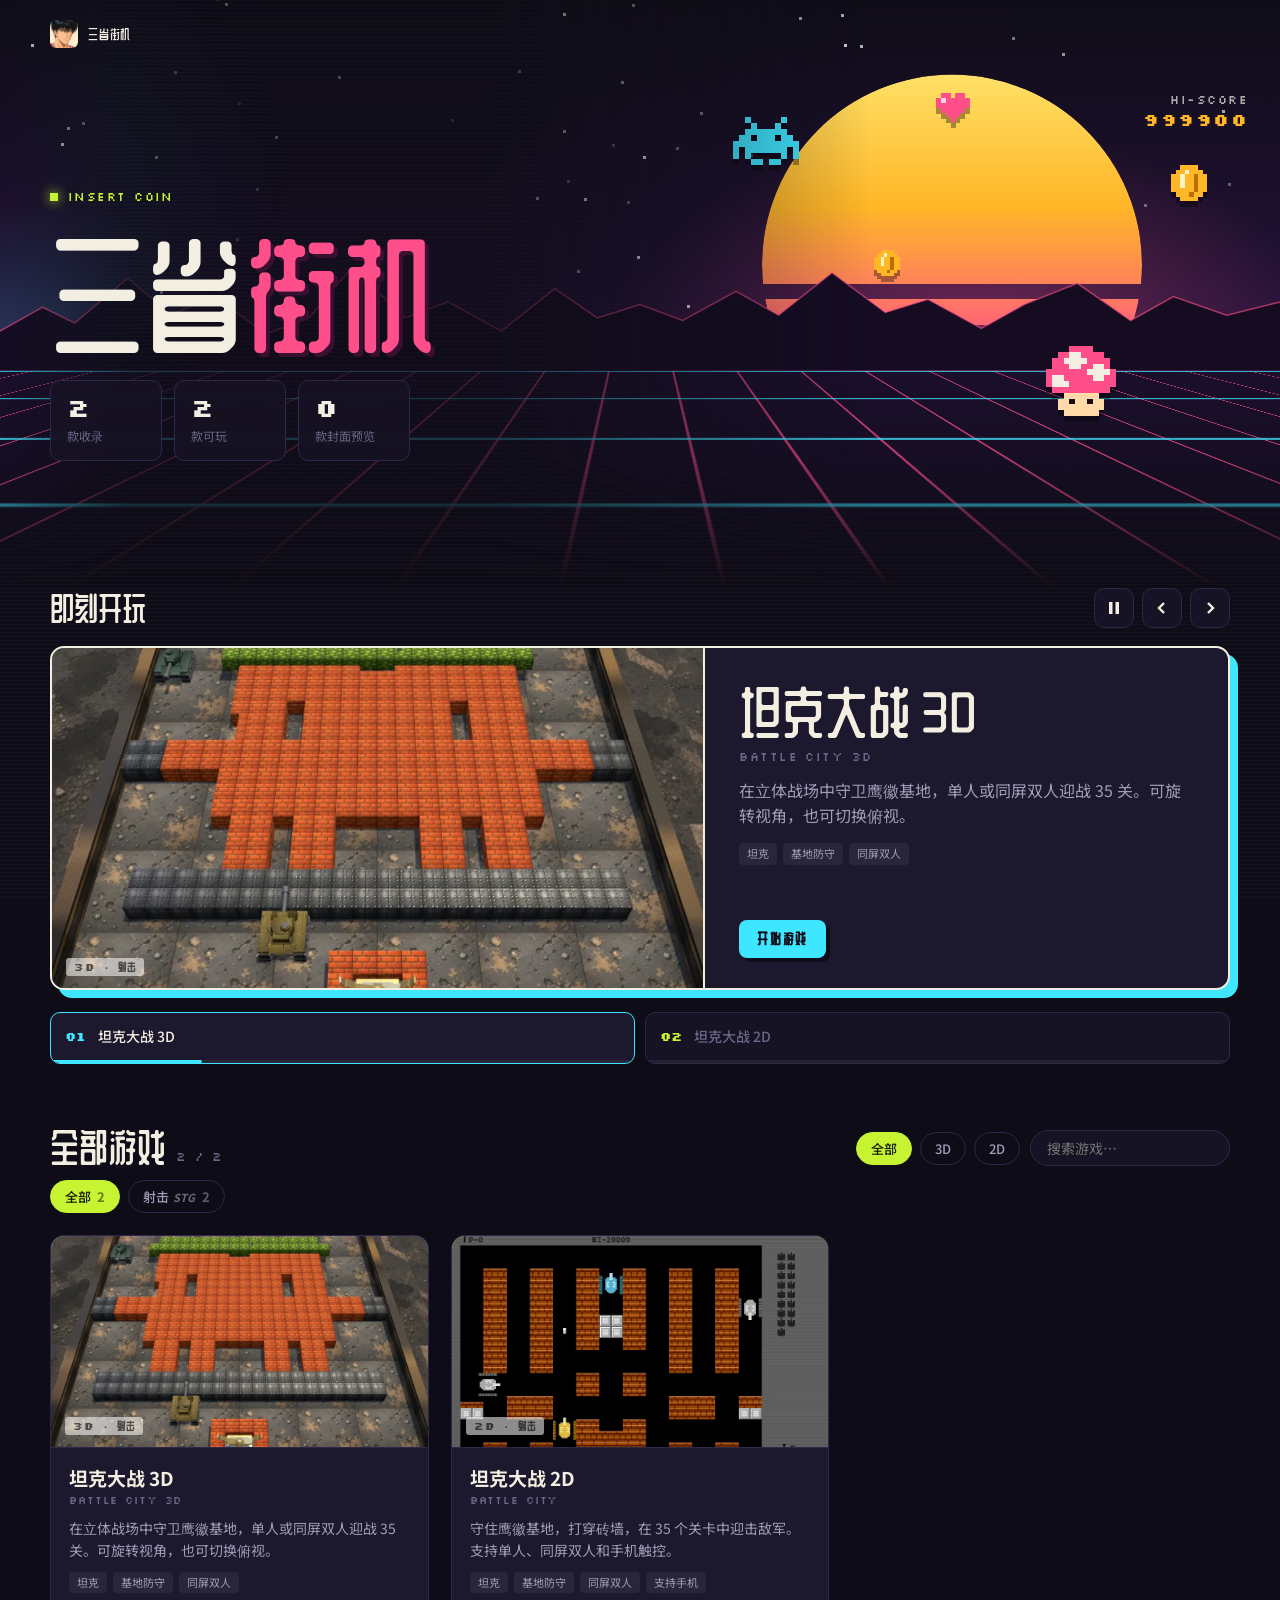
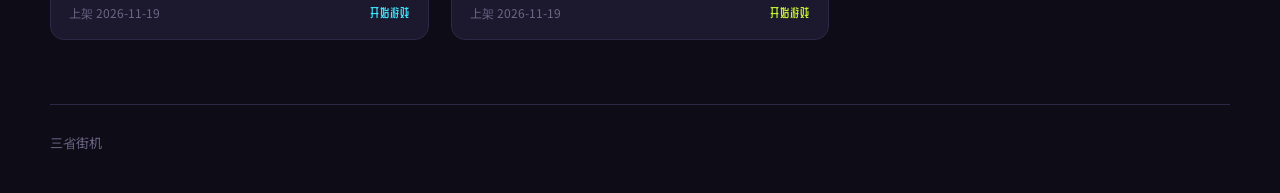
<file: index.html>
<!doctype html>
<html lang="zh-CN">
<head>
  <meta charset="utf-8">
  <meta name="viewport" content="width=device-width, initial-scale=1">
  <meta name="theme-color" content="#0e0c16">
  <meta name="description" content="三省街机游戏大厅。">
  <title>三省街机｜游戏大厅</title>
  <meta property="og:site_name" content="三省街机">
  <meta property="og:title" content="三省街机｜游戏大厅">
  <link rel="icon" href="assets/rukawa-avatar.png">
  <link rel="stylesheet" href="assets/fonts/fonts.css">
  <link rel="stylesheet" href="assets/hall.css">
</head>
<body>
  <div class="wrap">
    <header class="topbar">
      <a class="brand" href="index.html" aria-label="三省街机游戏大厅">
        <img src="assets/rukawa-avatar.png" alt="" width="28" height="28">
        <span>三省街机</span>
      </a>
    </header>

    <section class="hero">
      <div class="hero-art" aria-hidden="true">
        <div class="sky"></div>
        <div class="stars" id="stars"></div>
        <svg class="ridge" viewBox="0 0 1200 100" preserveAspectRatio="none">
          <path d="M0 100 L0 70 L40 52 L70 64 L120 30 L160 58 L200 44 L250 72 L290 60 L330 22 L380 60 L420 48 L470 70 L520 38 L560 60 L600 50 L640 62 L690 40 L730 58 L780 26 L830 56 L870 46 L920 68 L960 50 L1010 34 L1060 62 L1100 44 L1150 58 L1200 48 L1200 100 Z" fill="#150c22"/>
          <path d="M0 70 L40 52 L70 64 L120 30 L160 58 L200 44 L250 72 L290 60 L330 22 L380 60 L420 48 L470 70 L520 38 L560 60 L600 50 L640 62 L690 40 L730 58 L780 26 L830 56 L870 46 L920 68 L960 50 L1010 34 L1060 62 L1100 44 L1150 58 L1200 48" fill="none" stroke="#ff4f8b" stroke-opacity=".6" stroke-width="1.5" vector-effect="non-scaling-stroke"/>
        </svg>
        <div class="floor"></div>
        <div class="art-left">
          <div class="hud">1UP<b>000420</b></div>
          <div id="sprites-l"></div>
          <div class="credit">CREDIT <b>01</b></div>
        </div>
        <div class="art-right">
          <div class="sun"></div>
          <div class="hud">HI-SCORE<b>999900</b></div>
          <div id="sprites-r"></div>
          <div class="press">PRESS START</div>
        </div>
      </div>

      <div class="hero-text">
        <span class="kicker">INSERT COIN</span>
        <h1>三省<span class="accent">街机</span></h1>
        <div class="stats" id="stats"></div>
      </div>
    </section>

    <section class="showcase" id="showcase" hidden aria-roledescription="carousel" aria-label="即刻开玩">
      <div class="showcase-head">
        <h2>即刻开玩</h2>
        <div class="ctrl">
          <button type="button" class="playpause" id="sc-toggle" aria-label="暂停自动播放">
            <svg class="i-pause" viewBox="0 0 16 16" fill="currentColor"><rect x="3" y="2" width="3.5" height="12"/><rect x="9.5" y="2" width="3.5" height="12"/></svg>
            <svg class="i-play" viewBox="0 0 16 16" fill="currentColor"><path d="M4 2 L14 8 L4 14 Z"/></svg>
          </button>
          <button type="button" id="sc-prev" aria-label="上一个"><svg viewBox="0 0 16 16" fill="none" stroke="currentColor" stroke-width="2.4"><path d="M10 3 L5 8 L10 13"/></svg></button>
          <button type="button" id="sc-next" aria-label="下一个"><svg viewBox="0 0 16 16" fill="none" stroke="currentColor" stroke-width="2.4"><path d="M6 3 L11 8 L6 13"/></svg></button>
        </div>
      </div>
      <div class="stage" id="stage" aria-live="off"></div>
      <div class="tabs" id="tabs" role="tablist" aria-label="选择可玩的游戏"></div>
    </section>

    <section aria-labelledby="all-games">
      <div class="section-head">
        <h2 id="all-games">全部游戏<small id="count"></small></h2>
        <div class="toolbar">
          <div class="chips" id="chips" role="group" aria-label="按画面维度筛选"></div>
          <input class="search" id="search" type="search" placeholder="搜索游戏…" aria-label="搜索游戏">
        </div>
      </div>
      <div class="chips genres" id="genres" role="group" aria-label="按游戏类型筛选"></div>
      <div class="grid" id="grid"></div>
      <noscript>启用 JavaScript 即可浏览游戏封面与介绍。</noscript>
    </section>

    <footer>
      <span>三省街机</span>
    </footer>
  </div>

  <script src="assets/catalog.js?v=20261119-tanke3d"></script>
  <script src="assets/hall.js?v=20261119-tank2d"></script>
</body>
</html>
</file>
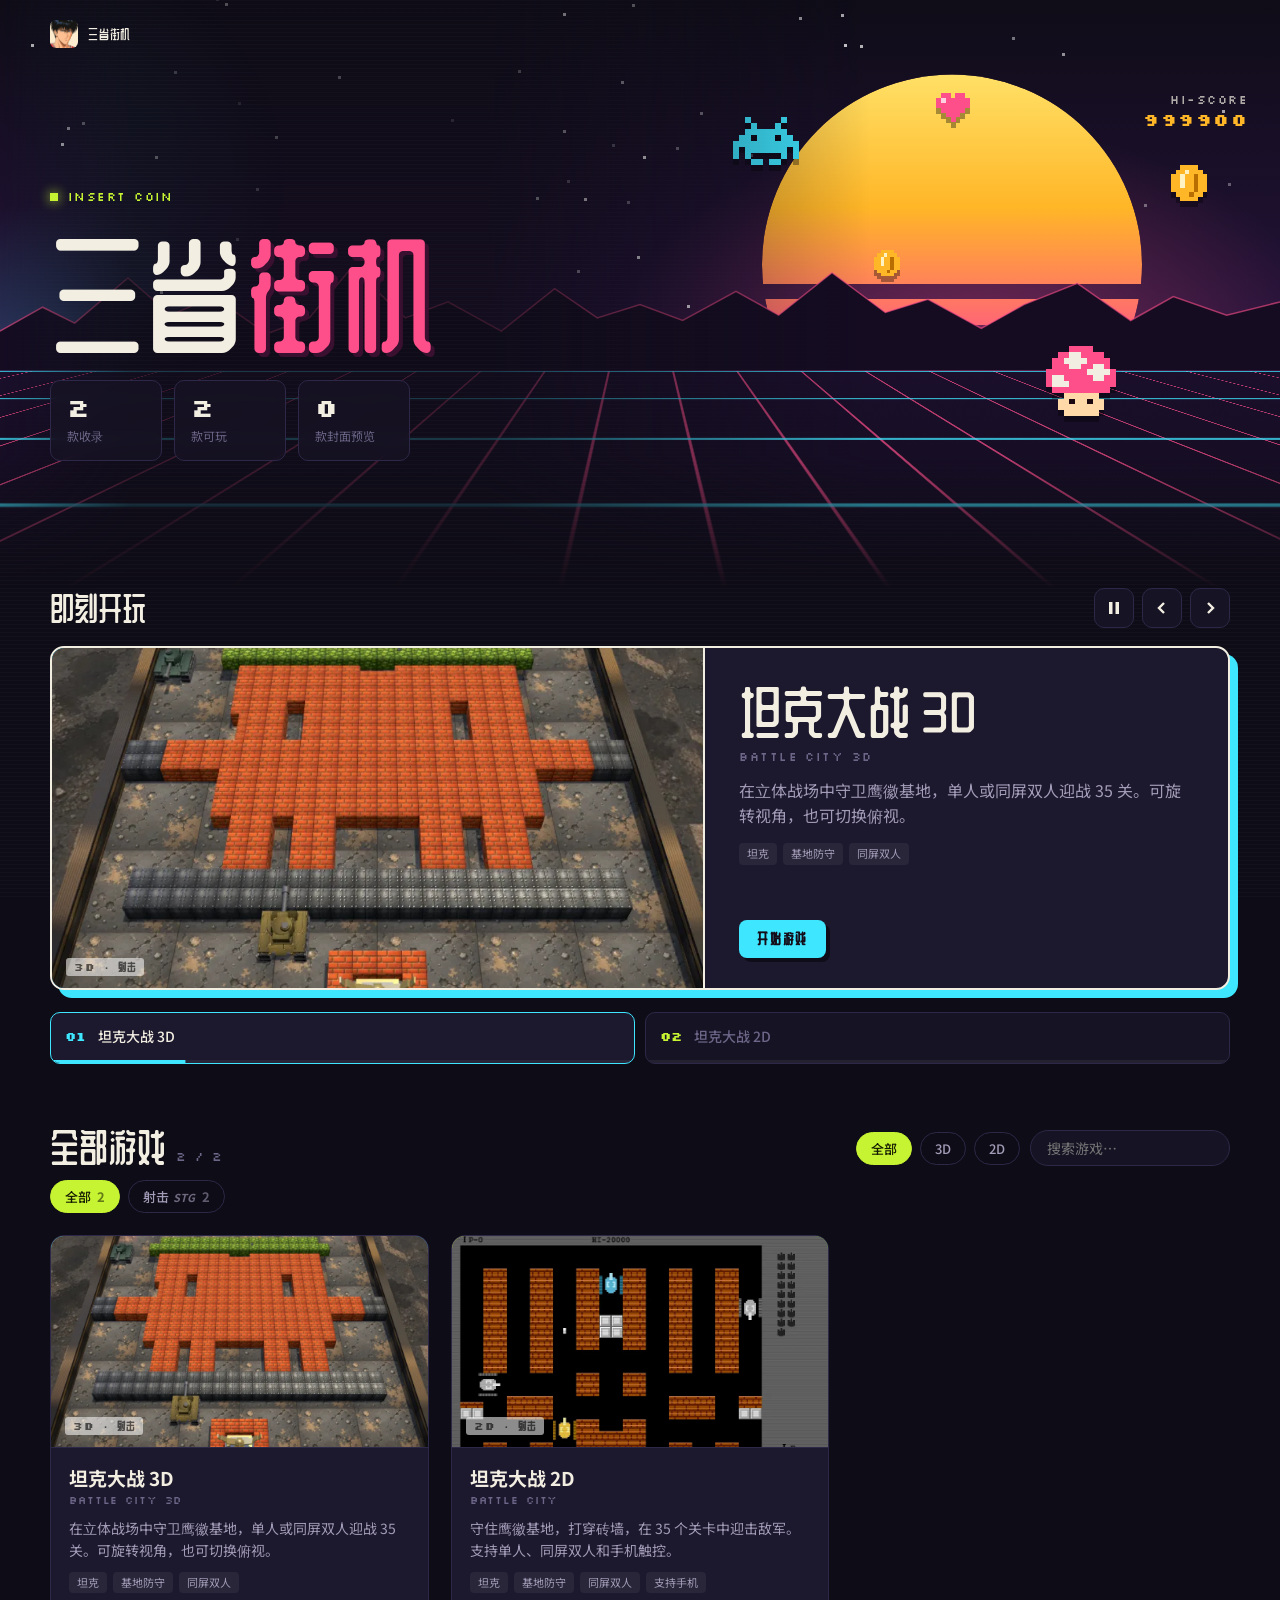
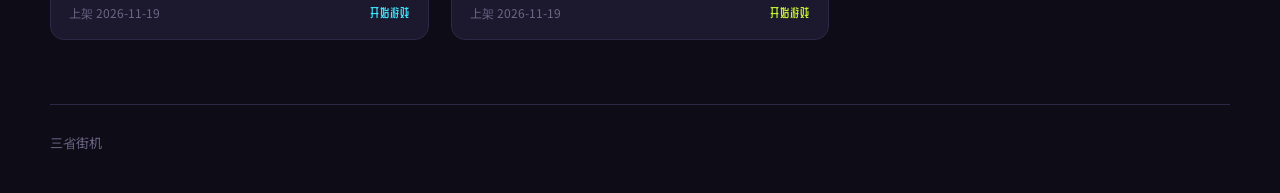
<file: game/index.html>
<!doctype html>
<html lang="zh-CN">
<head>
  <meta charset="utf-8">
  <title>三省街机</title>
  <script>location.replace("../index.html" + location.search + location.hash);</script>
  <noscript><meta http-equiv="refresh" content="0;url=../index.html"></noscript>
</head>
<body><a href="../index.html">前往三省街机</a></body>
</html>
</file>
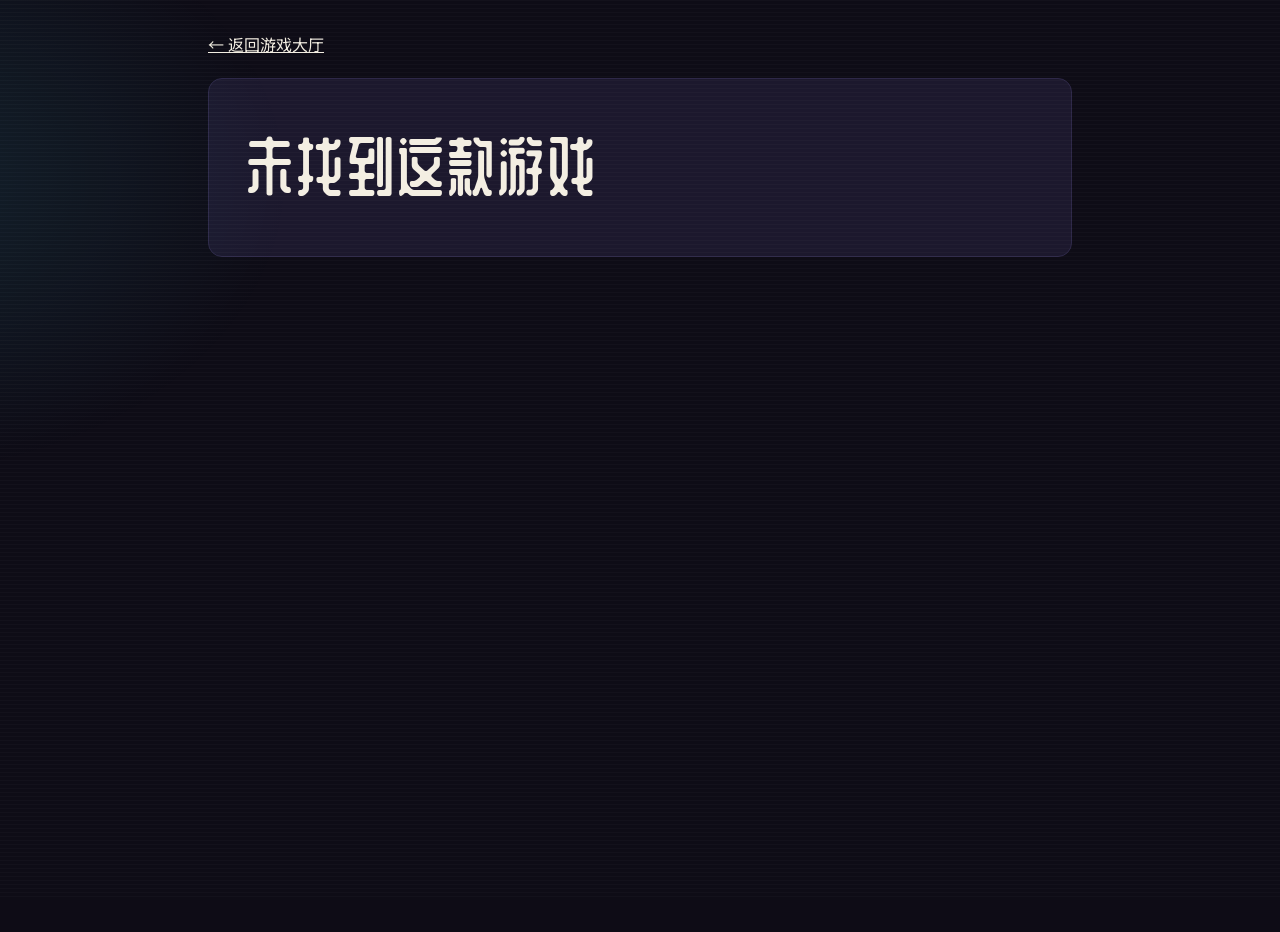
<file: preview.html>
<!doctype html>
<html lang="zh-CN">
<head>
  <meta charset="utf-8">
  <meta name="viewport" content="width=device-width,initial-scale=1">
  <meta name="theme-color" content="#0e0c16">
  <title>封面预览 · 三省街机</title>
  <link rel="icon" href="assets/rukawa-avatar.png">
  <link rel="stylesheet" href="assets/fonts/fonts.css">
  <link rel="stylesheet" href="assets/hall.css">
  <link rel="stylesheet" href="assets/preview.css">
</head>
<body>
  <main class="preview">
    <a class="back" href="index.html#all-games">← 返回游戏大厅</a>
    <article>
      <img id="art" alt="" hidden>
      <div class="details">
        <p id="genre"></p>
        <div class="preview-heading">
          <h1 id="title">未找到这款游戏</h1>
          <span id="status" hidden>仅供预览</span>
        </div>
        <p id="subtitle"></p>
        <p id="description"></p>
      </div>
    </article>
  </main>
  <script src="assets/catalog.js?v=20261119-tanke3d"></script>
  <script src="archive/cover-catalog.js"></script>
  <script>
    const id = new URLSearchParams(location.search).get('id');
    const game = GAMES.find(entry => entry.id === id) || ARCHIVED_COVERS.find(entry => entry.id === id);
    if (game && !game.preview) {
      location.replace(game.url);
    } else if (game) {
      document.title = game.title + ' · 封面预览 · 三省街机';
      const art = document.getElementById('art');
      art.src = game.cover;
      art.alt = game.title + '封面';
      art.hidden = false;
      document.documentElement.style.setProperty('--accent', game.colors[0]);
      document.getElementById('genre').textContent = game.category + ' · ' + game.genre;
      document.getElementById('title').textContent = game.title;
      document.getElementById('subtitle').textContent = game.en;
      document.getElementById('description').textContent = game.desc;
      document.getElementById('status').hidden = false;
    }
  </script>
</body>
</html>
</file>
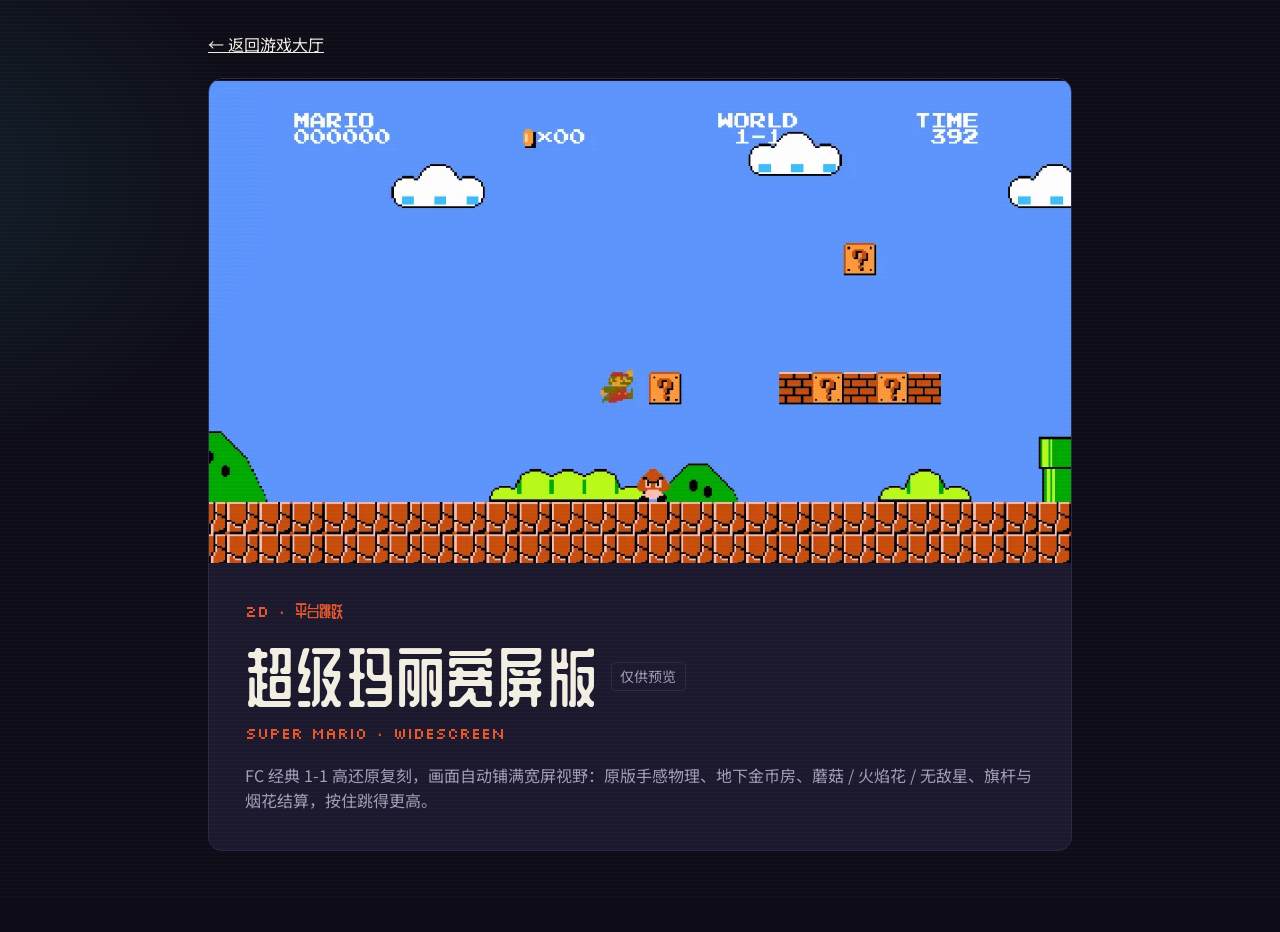
<file: supermario.html>
<!doctype html>
<html lang="zh-CN">
<head>
  <meta charset="utf-8">
  <title>封面预览 · 三省街机</title>
  <meta http-equiv="refresh" content="0;url=preview.html?id=supermario">
</head>
<body><a href="preview.html?id=supermario">查看游戏封面</a></body>
</html>
</file>
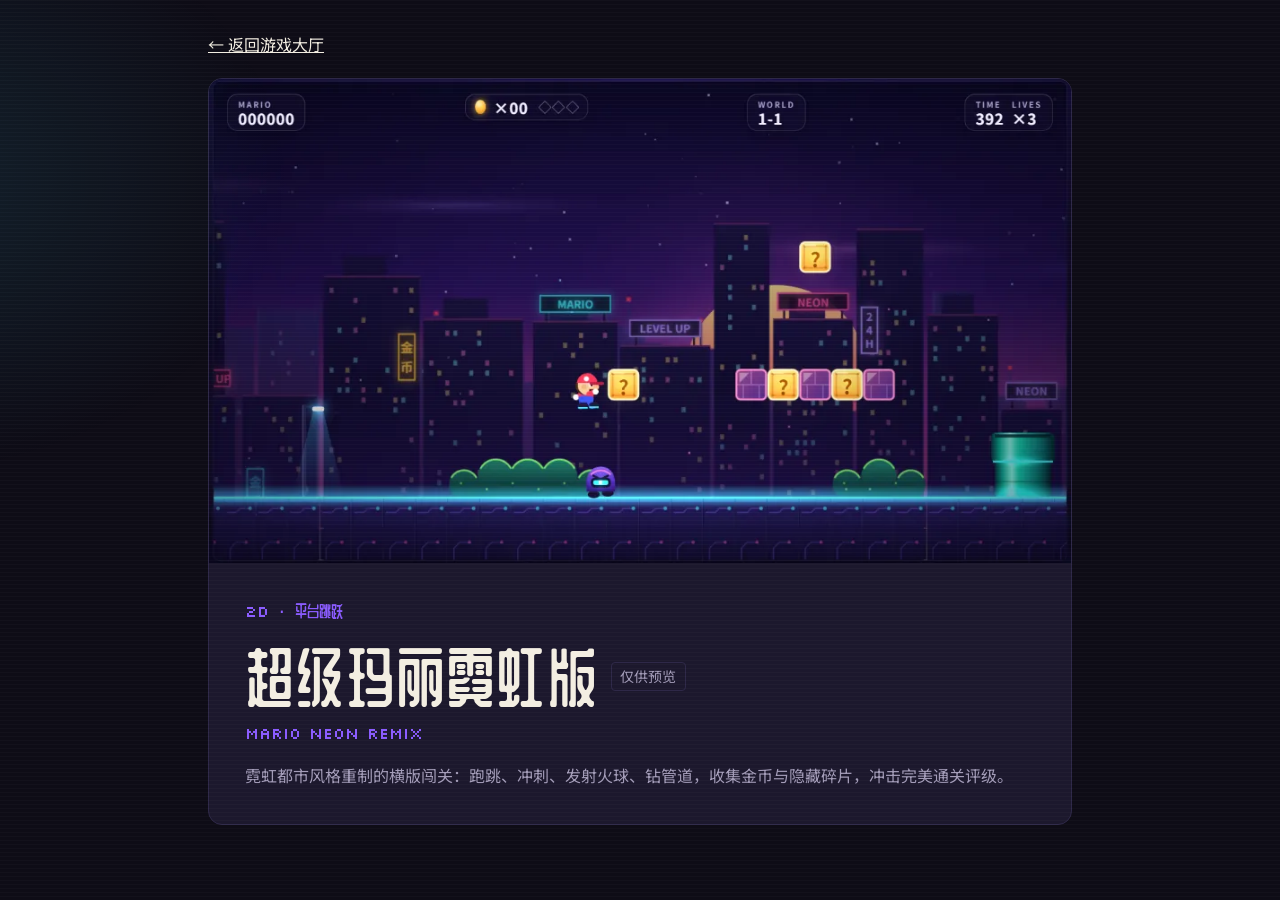
<file: supermario_neon.html>
<!doctype html>
<html lang="zh-CN">
<head>
  <meta charset="utf-8">
  <title>封面预览 · 三省街机</title>
  <meta http-equiv="refresh" content="0;url=preview.html?id=supermario_neon">
</head>
<body><a href="preview.html?id=supermario_neon">查看游戏封面</a></body>
</html>
</file>
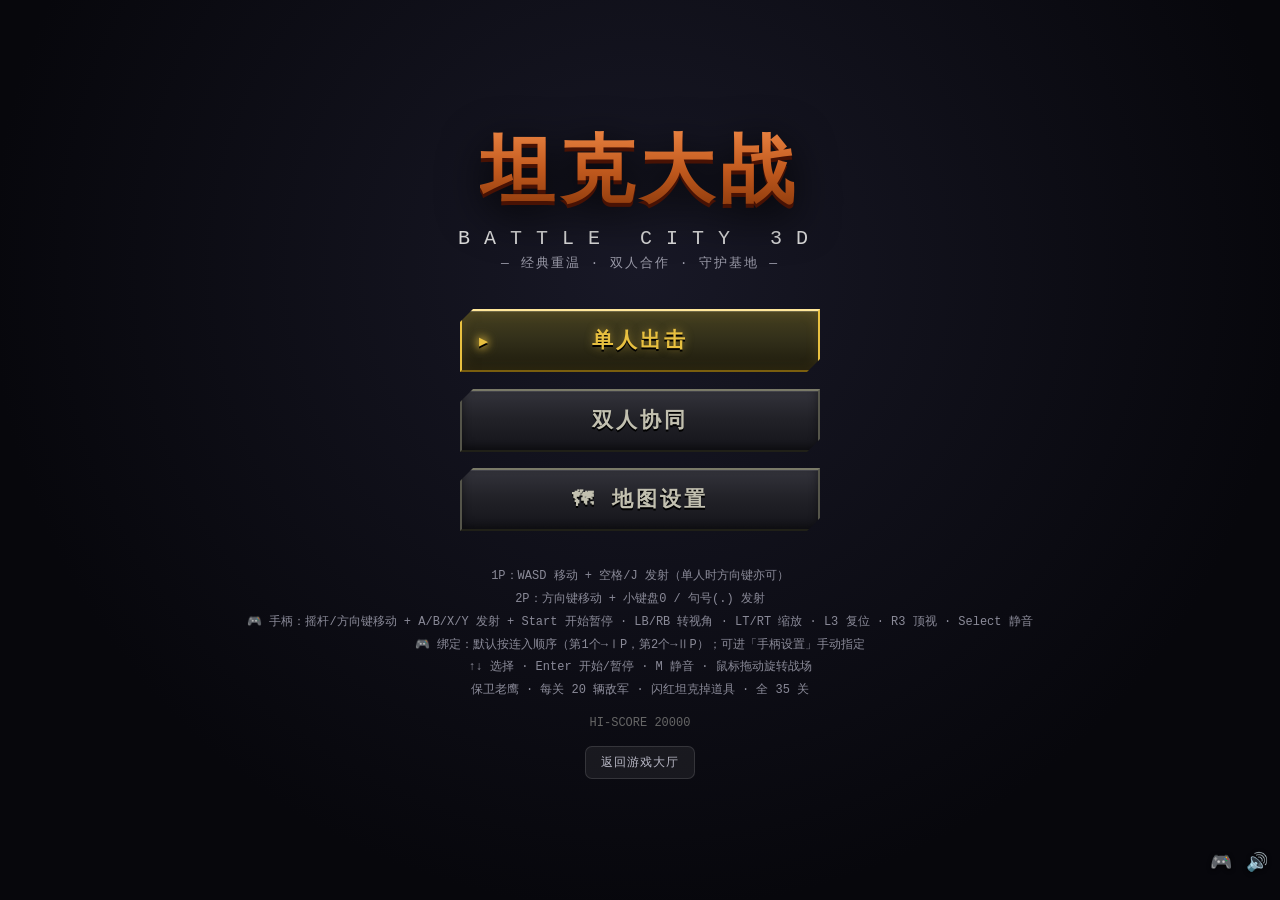
<file: tanke3d.html>
<!doctype html>
<html lang="zh-CN">
<head>
  <meta charset="utf-8">
  <meta name="viewport" content="width=device-width, initial-scale=1, viewport-fit=cover">
  <meta name="theme-color" content="#0b1020">
  <meta name="description" content="在三省街机游玩《坦克大战 3D》，单人或同屏双人守住基地，挑战 35 个经典关卡。">
  <title>坦克大战 3D · 三省街机</title>
  <link rel="icon" href="assets/rukawa-avatar.png">
  <link rel="stylesheet" href="assets/tanke3d/game.css">
  <link rel="stylesheet" href="assets/tanke3d/joystick.css">
  <script src="assets/tanke3d/joystick.js" defer></script>
  <script src="assets/tanke3d/checkpoint.js" defer></script>
  <script src="assets/tanke3d/game.js" defer></script>
</head>
<body>
  <div id="root"></div>
  <noscript>请启用 JavaScript 运行《坦克大战 3D》。<a href="index.html">返回游戏大厅</a></noscript>
</body>
</html>
</file>
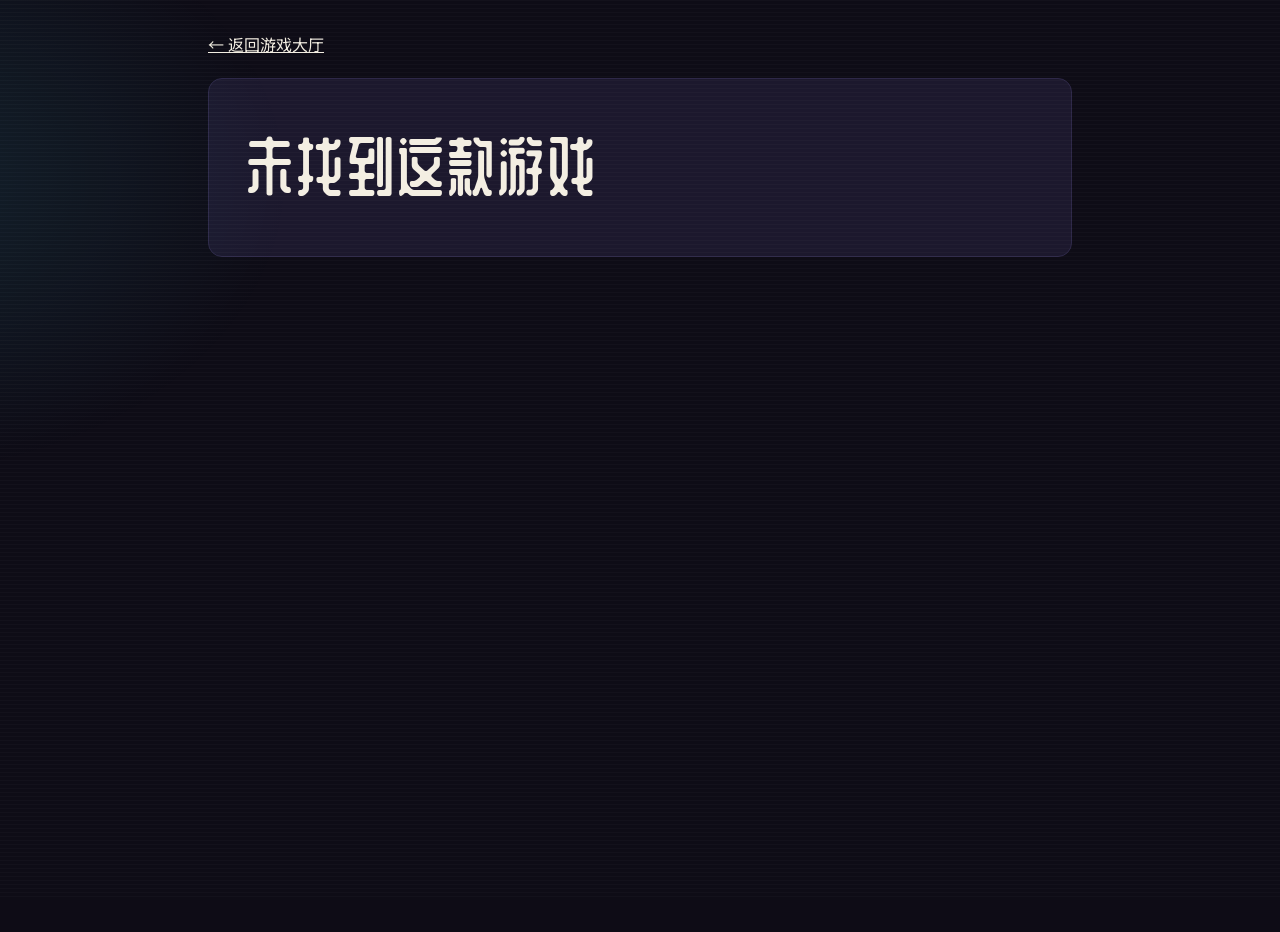
<file: game/preview.html>
<!doctype html>
<html lang="zh-CN">
<head>
  <meta charset="utf-8">
  <title>三省街机</title>
  <script>location.replace("../preview.html" + location.search + location.hash);</script>
  <noscript><meta http-equiv="refresh" content="0;url=../preview.html"></noscript>
</head>
<body><a href="../preview.html">前往三省街机</a></body>
</html>
</file>
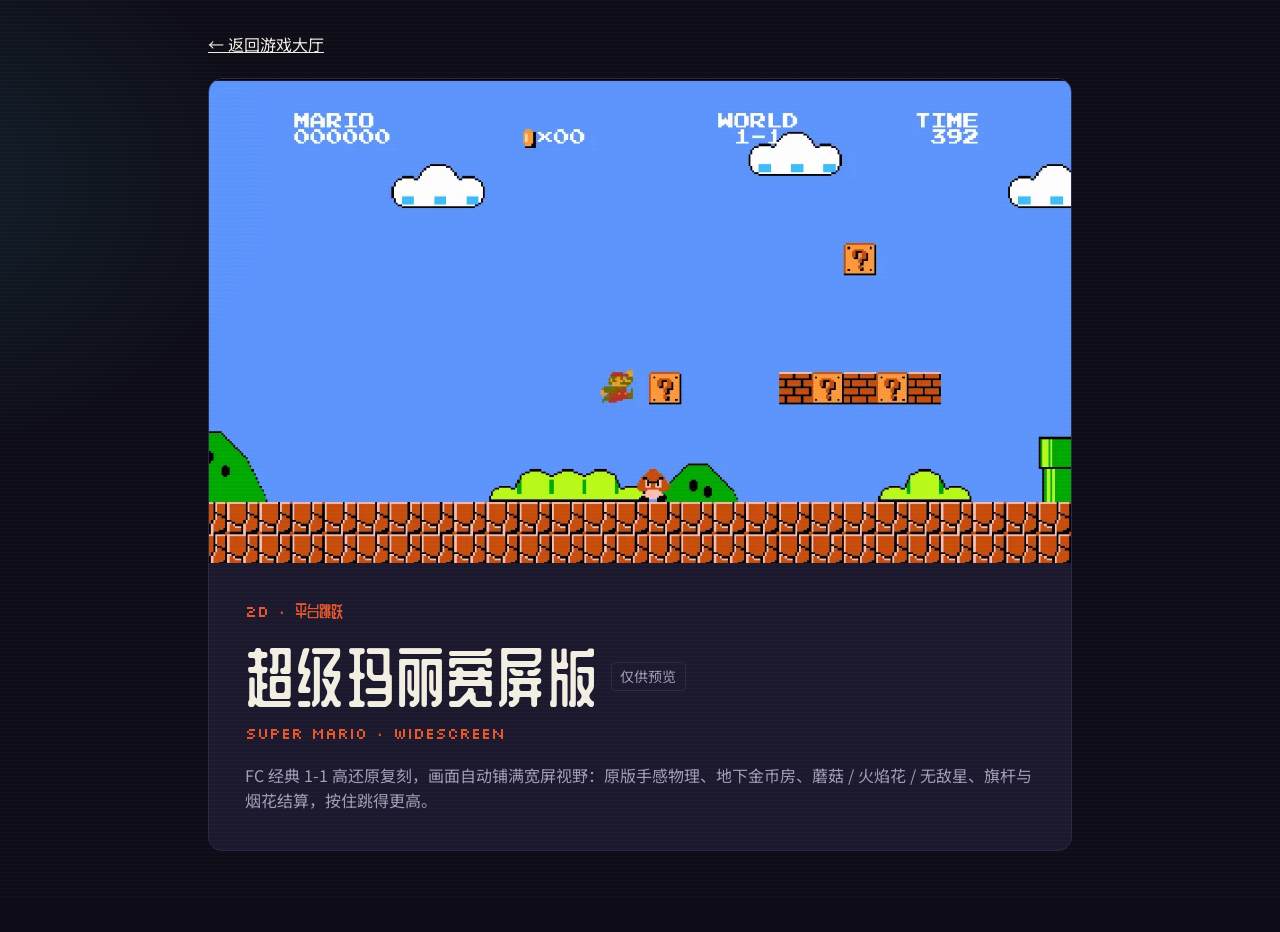
<file: game/supermario.html>
<!doctype html>
<html lang="zh-CN">
<head>
  <meta charset="utf-8">
  <title>三省街机</title>
  <script>location.replace("../supermario.html" + location.search + location.hash);</script>
  <noscript><meta http-equiv="refresh" content="0;url=../supermario.html"></noscript>
</head>
<body><a href="../supermario.html">前往三省街机</a></body>
</html>
</file>
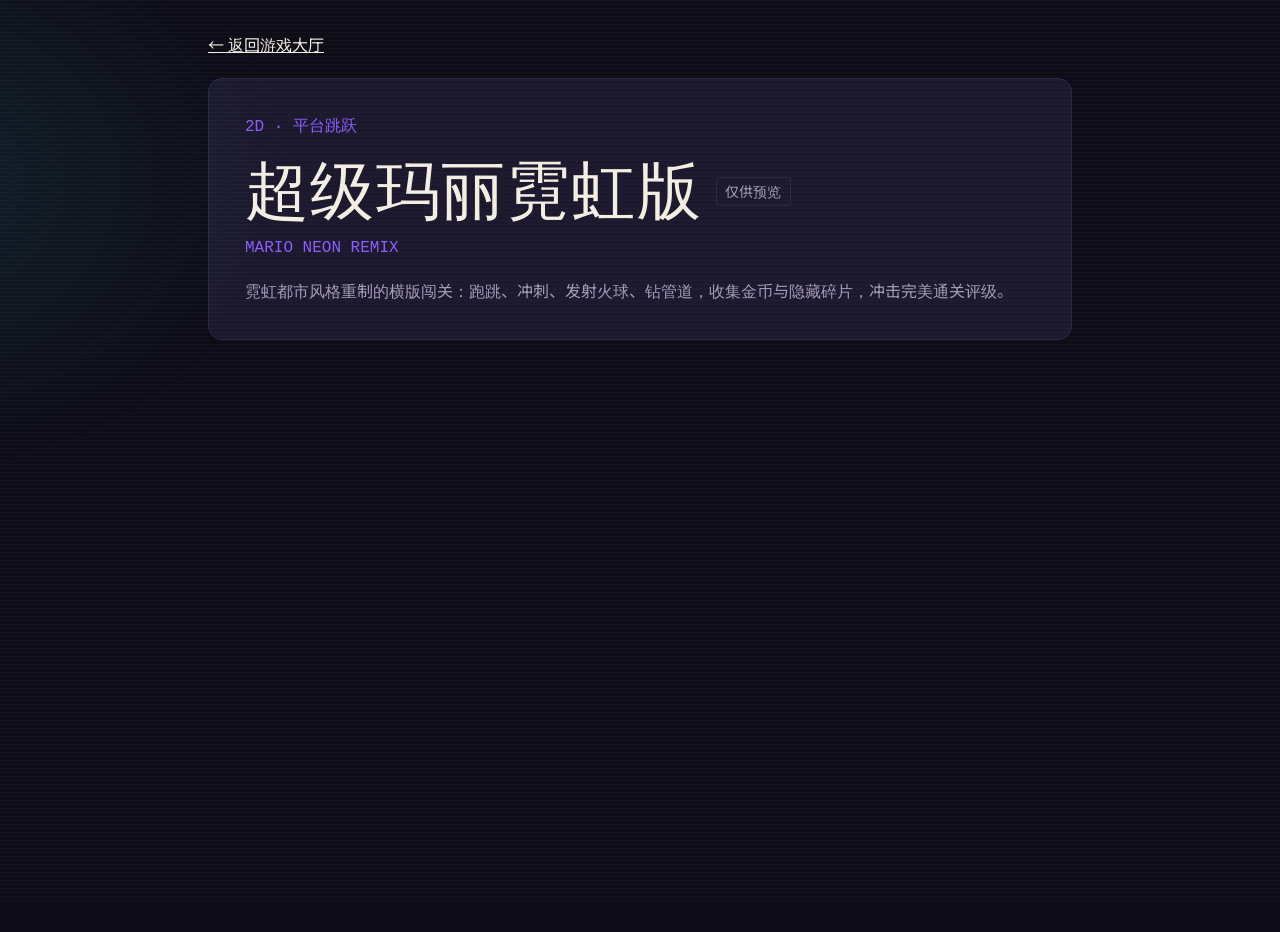
<file: game/supermario_neon.html>
<!doctype html>
<html lang="zh-CN">
<head>
  <meta charset="utf-8">
  <title>三省街机</title>
  <script>location.replace("../supermario_neon.html" + location.search + location.hash);</script>
  <noscript><meta http-equiv="refresh" content="0;url=../supermario_neon.html"></noscript>
</head>
<body><a href="../supermario_neon.html">前往三省街机</a></body>
</html>
</file>
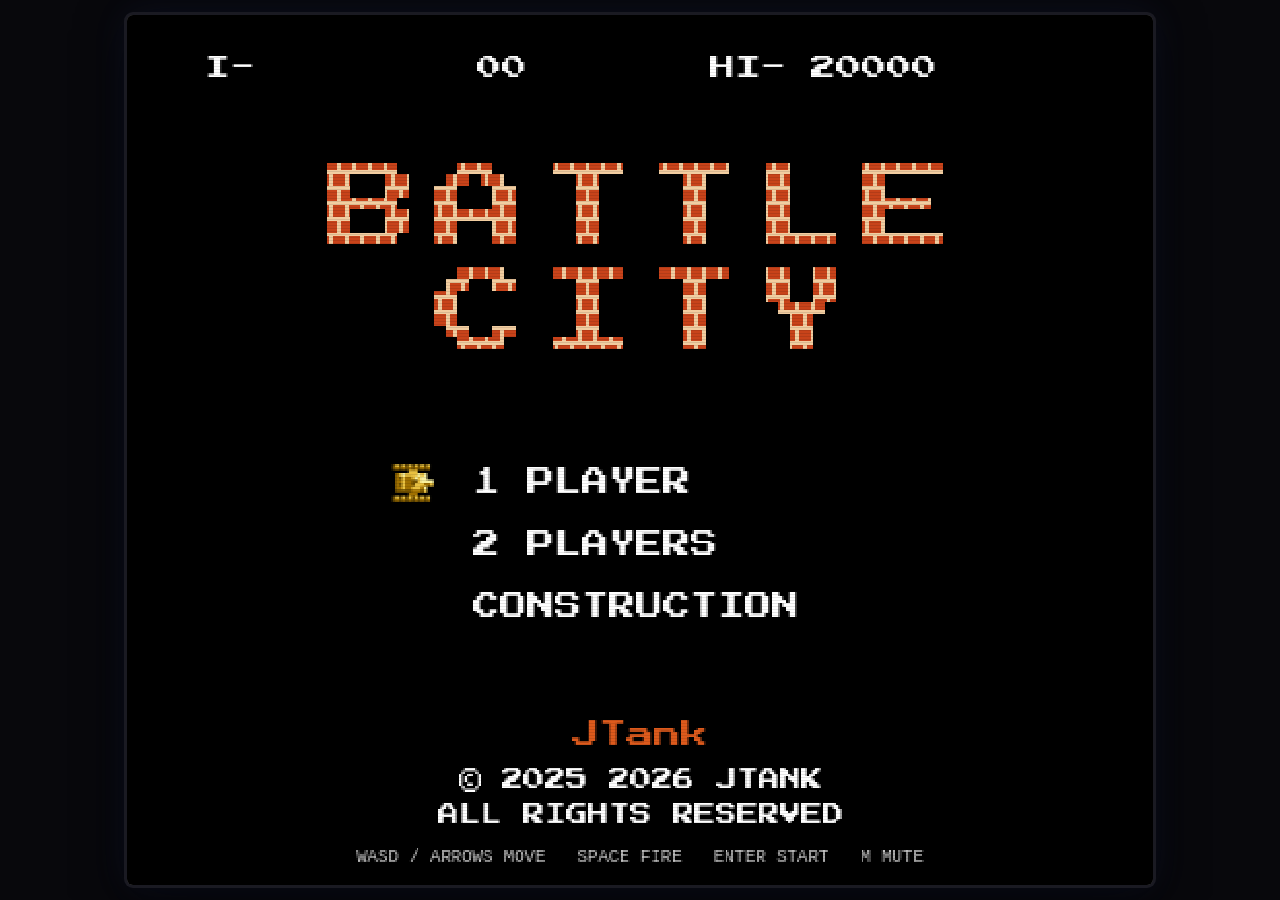
<file: game/tank2d.html>
<!doctype html>
<html lang="zh-CN">
<head>
  <meta charset="utf-8">
  <title>三省街机</title>
  <script>location.replace("../tank2d.html" + location.search + location.hash);</script>
  <noscript><meta http-equiv="refresh" content="0;url=../tank2d.html"></noscript>
</head>
<body><a href="../tank2d.html">前往三省街机</a></body>
</html>
</file>
<file: assets/fonts/fonts.css>
@font-face {
  font-family: 'Silkscreen';
  font-style: normal;
  font-weight: 400;
  font-display: swap;
  src: url(silkscreen-400-0.ttf) format('truetype');
  unicode-range: U+20,U+21,U+22,U+23,U+24,U+25,U+26,U+27,U+28,U+29,U+2A,U+2B,U+2C,U+2D,U+2E,U+2F,U+30,U+31,U+32,U+33,U+34,U+35,U+36,U+37,U+38,U+39,U+3A,U+3B,U+3C,U+3D,U+3E,U+3F,U+40,U+41,U+42,U+43,U+44,U+45,U+46,U+47,U+48,U+49,U+4A,U+4B,U+4C,U+4D,U+4E,U+4F,U+50,U+51,U+52,U+53,U+54,U+55,U+56,U+57,U+58,U+59,U+5A,U+5B,U+5C,U+5D,U+5E,U+5F,U+60,U+61,U+62,U+63,U+64,U+65,U+66,U+67,U+68,U+69,U+6A,U+6B,U+6C,U+6D,U+6E,U+6F,U+70,U+71,U+72,U+73,U+74,U+75,U+76,U+77,U+78,U+79,U+7A,U+7B,U+7C,U+7D,U+7E;
}
@font-face {
  font-family: 'Silkscreen';
  font-style: normal;
  font-weight: 700;
  font-display: swap;
  src: url(silkscreen-700-0.ttf) format('truetype');
  unicode-range: U+20,U+21,U+22,U+23,U+24,U+25,U+26,U+27,U+28,U+29,U+2A,U+2B,U+2C,U+2D,U+2E,U+2F,U+30,U+31,U+32,U+33,U+34,U+35,U+36,U+37,U+38,U+39,U+3A,U+3B,U+3C,U+3D,U+3E,U+3F,U+40,U+41,U+42,U+43,U+44,U+45,U+46,U+47,U+48,U+49,U+4A,U+4B,U+4C,U+4D,U+4E,U+4F,U+50,U+51,U+52,U+53,U+54,U+55,U+56,U+57,U+58,U+59,U+5A,U+5B,U+5C,U+5D,U+5E,U+5F,U+60,U+61,U+62,U+63,U+64,U+65,U+66,U+67,U+68,U+69,U+6A,U+6B,U+6C,U+6D,U+6E,U+6F,U+70,U+71,U+72,U+73,U+74,U+75,U+76,U+77,U+78,U+79,U+7A,U+7B,U+7C,U+7D,U+7E;
}
@font-face {
  font-family: 'ZCOOL QingKe HuangYou';
  font-style: normal;
  font-weight: 400;
  font-display: swap;
  src: url(zcool-qingke-huangyou-400-0.ttf) format('truetype');
  unicode-range: U+20,U+21,U+22,U+23,U+24,U+25,U+26,U+27,U+28,U+29,U+2A,U+2B,U+2C,U+2D,U+2E,U+2F,U+30,U+31,U+32,U+33,U+34,U+35,U+36,U+37,U+38,U+39,U+3A,U+3B,U+3C,U+3D,U+3E,U+3F,U+40,U+41,U+42,U+43,U+44,U+45,U+46,U+47,U+48,U+49,U+4A,U+4B,U+4C,U+4D,U+4E,U+4F,U+50,U+51,U+52,U+53,U+54,U+55,U+56,U+57,U+58,U+59,U+5A,U+5B,U+5C,U+5D,U+5E,U+5F,U+60,U+61,U+62,U+63,U+64,U+65,U+66,U+67,U+68,U+69,U+6A,U+6B,U+6C,U+6D,U+6E,U+6F,U+70,U+71,U+72,U+73,U+74,U+75,U+76,U+77,U+78,U+79,U+7A,U+7B,U+7C,U+7D,U+7E,U+A9,U+B7,U+D7,U+2013,U+201C,U+201D,U+2026,U+2190,U+25B6,U+2605,U+3001,U+3002,U+300A,U+300B,U+300C,U+300D,U+4E00,U+4E01,U+4E09,U+4E0A,U+4E0B,U+4E0D,U+4E0E,U+4E13,U+4E16,U+4E1A,U+4E1B,U+4E24,U+4E2A,U+4E2D,U+4E3A,U+4E3B,U+4E3D,U+4E50,U+4E58,U+4E5F,U+4E71,U+4E73,U+4E8B,U+4E8C,U+4E8E,U+4E91,U+4E92,U+4E94,U+4EA7,U+4EAE,U+4EB2,U+4EBA,U+4EC5,U+4ECA,U+4ECB,U+4ECE,U+4EE3,U+4EE5,U+4EF6,U+4F11,U+4F1A,U+4F1E,U+4F24,U+4F26,U+4F4D,U+4F4F,U+4F53,U+4F59,U+4F5C,U+4F60,U+4F9B,U+4FA6,U+500D,U+501F,U+503E,U+505A,U+505C,U+50CF,U+50F5,U+5149,U+514B,U+514D,U+5165,U+5168,U+516C,U+5171,U+5173,U+5177,U+5178,U+517B,U+5185,U+5199,U+519B,U+519C,U+51B2,U+51B3,U+51E0,U+51FA,U+51FB,U+5206,U+5207,U+5217,U+5229,U+522E,U+5230,U+5236,U+5237,U+5239,U+523A,U+523B,U+524D,U+5267,U+526F,U+5272,U+5288,U+529B,U+529F,U+52A0,U+52A8,U+52A9,U+5305,U+5316,U+532A,U+5339,U+533A,U+533B,U+5347,U+534F,U+5355,U+535A,U+5360,U+5361,U+5373,U+5382,U+5385,U+539F,U+53C2,U+53CC,U+53CD,U+53D1,U+53D8,U+53E3,U+53E5,U+53EA,U+53EB,U+53EF,U+53F0,U+5403,U+5404,U+5408,U+540C,U+540D,U+540E,U+5411,U+542F,U+5458,U+5468,U+547C,U+548C,U+54C1,U+552F,U+5668,U+56DB,U+56DE,U+56E2,U+56FA,U+56FD,U+56FE,U+5708,U+5728,U+5730,U+573A,U+5740,U+575A,U+5766,U+576A,U+578B,U+57CE,U+57FA,U+5854,U+586B,U+5899,U+589E,U+58EB,U+590D,U+591A,U+591C,U+5927,U+5929,U+592B,U+5934,U+597D,U+59CB,U+5B50,U+5B57,U+5B58,U+5B88,U+5B89,U+5B8C,U+5B9A,U+5B9E,U+5BBD,U+5BDF,U+5BF9,U+5BFC,U+5C01,U+5C04,U+5C0F,U+5C1A;
}
@font-face {
  font-family: 'ZCOOL QingKe HuangYou';
  font-style: normal;
  font-weight: 400;
  font-display: swap;
  src: url(zcool-qingke-huangyou-400-1.ttf) format('truetype');
  unicode-range: U+5C31,U+5C38,U+5C40,U+5C4B,U+5C4F,U+5C5E,U+5C71,U+5C9B,U+5CA9,U+5CE1,U+5DDD,U+5DE5,U+5DE6,U+5E01,U+5E02,U+5E03,U+5E55,U+5E72,U+5E73,U+5E78,U+5E7B,U+5E8F,U+5E93,U+5E99,U+5EA6,U+5EF6,U+5EFA,U+5F00,U+5F0F,U+5F20,U+5F2F,U+5F39,U+5F3A,U+5F53,U+5F81,U+5F97,U+5FC3,U+5FC5,U+601D,U+60AC,U+60C5,U+611F,U+620F,U+6210,U+6211,U+6216,U+6218,U+623F,U+624B,U+6253,U+6269,U+627E,U+6280,U+628A,U+6295,U+6297,U+62A4,U+62C9,U+62D6,U+62DF,U+62E9,U+62FD,U+62FF,U+6301,U+6309,U+6311,U+6321,U+6361,U+6362,U+636E,U+6389,U+6392,U+63A5,U+63A7,U+63A8,U+63B7,U+641C,U+642C,U+6447,U+6478,U+6491,U+64AD,U+6512,U+652F,U+6536,U+653B,U+653E,U+6545,U+654C,U+6570,U+6574,U+6587,U+6597,U+65AD,U+65B0,U+65CB,U+65D7,U+65E0,U+65E5,U+65F6,U+660E,U+661F,U+662F,U+663C,U+663E,U+665A,U+666F,U+667A,U+6682,U+6696,U+66F4,U+66FF,U+6700,U+6709,U+670D,U+671F,U+672A,U+672F,U+673A,U+6740,U+6746,U+6761,U+6765,U+676F,U+6784,U+6797,U+679C,U+67AA,U+67C4,U+67E5,U+6807,U+683C,U+6843,U+6863,U+6876,U+6897,U+68B0,U+68EE,U+690D,U+6930,U+697C,U+69FD,U+6A21,U+6A2A,U+6A31,U+6B21,U+6B22,U+6B3E,U+6B64,U+6B66,U+6B7B,U+6BB5,U+6BC1,U+6BCF,U+6BD2,U+6C14,U+6C2E,U+6C34,U+6C42,U+6CA1,U+6CD5,U+6CE2,U+6CE8,U+6D2A,U+6D3B,U+6D3E,U+6D41,U+6D4F,U+6D77,U+6DA8,U+6DFB,U+6E05,U+6E10,U+6E38,U+6E7E,U+6EAA,U+6EE1,U+6F02,U+706B,U+7075,U+70B8,U+70B9,U+70DF,U+7130,U+7194,U+71C3,U+7247,U+7248,U+725B,U+7269,U+7279,U+72C2,U+731B,U+738B,U+739B,U+73A9,U+7403,U+7406,U+751F,U+7528,U+7529,U+7531,U+7532,U+7535,U+753B,U+754C,U+7565,U+7597,U+767D,U+7684,U+76D6,U+76D8,U+76F4,U+76F8,U+770B,U+771F,U+77ED,U+7801,U+780D,U+788E,U+78E8,U+793A,U+793E,U+795E,U+79BB,U+79CB,U+79CD,U+79F0,U+79FB,U+7A0B,U+7A7A,U+7A7F,U+7AD9,U+7ADE,U+7B2C,U+7B49,U+7B51,U+7B56,U+7B5B,U+7B7E,U+7B80,U+7B97,U+7BA1,U+7C7B,U+7CBE,U+7CD6,U+7D20,U+7D22,U+7EA7,U+7EBF,U+7EC4,U+7EC8,U+7ECF,U+7ED3,U+7ED9,U+7EDD,U+7EDF,U+7EE7,U+7EED,U+7EF4,U+7F09,U+7F16,U+7F29,U+7F51,U+7F6E,U+7F8A,U+7F8E,U+7FA4,U+8005,U+8054,U+8089,U+80CC,U+80FD,U+8111,U+8150,U+81EA,U+822A,U+8230,U+8272,U+827E,U+82B1,U+82F1,U+8349,U+8350,U+8352,U+83C7,U+8425,U+843D,U+8475,U+84C4,U+853D,U+85CF,U+8611,U+864E,U+865A,U+8679,U+8840,U+884C,U+8857,U+8865;
}
@font-face {
  font-family: 'ZCOOL QingKe HuangYou';
  font-style: normal;
  font-weight: 400;
  font-display: swap;
  src: url(zcool-qingke-huangyou-400-2.ttf) format('truetype');
  unicode-range: U+8868,U+88AD,U+88C5,U+89C6,U+89C8,U+89C9,U+89D2,U+89E3,U+89E6,U+8B66,U+8BA1,U+8BA2,U+8BB0,U+8BBE,U+8BC4,U+8BC6,U+8BCD,U+8BD5,U+8BDD,U+8BF4,U+8C03,U+8C37,U+8C46,U+8C4C,U+8C79,U+8D27,U+8D5B,U+8D77,U+8D85,U+8DC3,U+8DD1,U+8DDD,U+8DEF,U+8DF3,U+8EB2,U+8F66,U+8F6C,U+8F6E,U+8F7D,U+8FC7,U+8FCE,U+8FD1,U+8FD4,U+8FD8,U+8FD9,U+8FDB,U+8FDC,U+8FDF,U+8FFD,U+9001,U+9003,U+9009,U+9010,U+901A,U+901F,U+9053,U+907F,U+90E8,U+90FD,U+914D,U+91CC,U+91CD,U+91CE,U+91D1,U+94A2,U+94AE,U+94BB,U+94C1,U+94FA,U+9501,U+952E,U+9547,U+9556,U+95EA,U+95EF,U+95F2,U+95F4,U+961F,U+9632,U+9633,U+9635,U+9644,U+9646,U+964D,U+9650,U+9662,U+966A,U+968F,U+9690,U+969C,U+96C6,U+96E8,U+96F7,U+96FE,U+9700,U+9706,U+9713,U+9762,U+9875,U+9876,U+9879,U+987A,U+987B,U+9884,U+9886,U+9898,U+98CE,U+98D9,U+98DE,U+98DF,U+9996,U+9A70,U+9A76,U+9A7E,U+9A8C,U+9AD8,U+9E21,U+9E3D,U+9ED1,U+9F20,U+9F50,U+FF01,U+FF08,U+FF09,U+FF0C,U+FF1A,U+FF1B,U+FF1F;
}
@font-face {
  font-family: 'Noto Sans SC';
  font-style: normal;
  font-weight: 400;
  font-display: swap;
  src: url(noto-sans-sc-400-0.ttf) format('truetype');
  unicode-range: U+20,U+21,U+22,U+23,U+24,U+25,U+26,U+27,U+28,U+29,U+2A,U+2B,U+2C,U+2D,U+2E,U+2F,U+30,U+31,U+32,U+33,U+34,U+35,U+36,U+37,U+38,U+39,U+3A,U+3B,U+3C,U+3D,U+3E,U+3F,U+40,U+41,U+42,U+43,U+44,U+45,U+46,U+47,U+48,U+49,U+4A,U+4B,U+4C,U+4D,U+4E,U+4F,U+50,U+51,U+52,U+53,U+54,U+55,U+56,U+57,U+58,U+59,U+5A,U+5B,U+5C,U+5D,U+5E,U+5F,U+60,U+61,U+62,U+63,U+64,U+65,U+66,U+67,U+68,U+69,U+6A,U+6B,U+6C,U+6D,U+6E,U+6F,U+70,U+71,U+72,U+73,U+74,U+75,U+76,U+77,U+78,U+79,U+7A,U+7B,U+7C,U+7D,U+7E,U+A9,U+B7,U+D7,U+2013,U+201C,U+201D,U+2026,U+2190,U+25B6,U+2605,U+3001,U+3002,U+300A,U+300B,U+300C,U+300D,U+4E00,U+4E01,U+4E09,U+4E0A,U+4E0B,U+4E0D,U+4E0E,U+4E13,U+4E16,U+4E1A,U+4E1B,U+4E24,U+4E2A,U+4E2D,U+4E3A,U+4E3B,U+4E3D,U+4E50,U+4E58,U+4E5F,U+4E71,U+4E73,U+4E8B,U+4E8C,U+4E8E,U+4E91,U+4E92,U+4E94,U+4EA7,U+4EAE,U+4EB2,U+4EBA,U+4EC5,U+4ECA,U+4ECB,U+4ECE,U+4EE3,U+4EE5,U+4EF6,U+4F11,U+4F1A,U+4F1E,U+4F24,U+4F26,U+4F4D,U+4F4F,U+4F53,U+4F59,U+4F5C,U+4F60,U+4F9B,U+4FA6,U+500D,U+501F,U+503E,U+505A,U+505C,U+50CF,U+50F5,U+5149,U+514B,U+514D,U+5165,U+5168,U+516C,U+5171,U+5173,U+5177,U+5178,U+517B,U+5185,U+5199,U+519B,U+519C,U+51B2,U+51B3,U+51E0,U+51FA,U+51FB,U+5206,U+5207,U+5217,U+5229,U+522E,U+5230,U+5236,U+5237,U+5239,U+523A,U+523B,U+524D,U+5267,U+526F,U+5272,U+5288,U+529B,U+529F,U+52A0,U+52A8,U+52A9,U+5305,U+5316,U+532A,U+5339,U+533A,U+533B,U+5347,U+534F,U+5355,U+535A,U+5360,U+5361,U+5373,U+5382,U+5385,U+539F,U+53C2,U+53CC,U+53CD,U+53D1,U+53D8,U+53E3,U+53E5,U+53EA,U+53EB,U+53EF,U+53F0,U+5403,U+5404,U+5408,U+540C,U+540D,U+540E,U+5411,U+542F,U+5458,U+5468,U+547C,U+548C,U+54C1,U+552F,U+5668,U+56DB,U+56DE,U+56E2,U+56FA,U+56FD,U+56FE,U+5708,U+5728,U+5730,U+573A,U+5740,U+575A,U+5766,U+576A,U+578B,U+57CE,U+57FA,U+5854,U+586B,U+5899,U+589E,U+58EB,U+590D,U+591A,U+591C,U+5927,U+5929,U+592B,U+5934,U+597D,U+59CB,U+5B50,U+5B57,U+5B58,U+5B88,U+5B89,U+5B8C,U+5B9A,U+5B9E,U+5BBD,U+5BDF,U+5BF9,U+5BFC,U+5C01,U+5C04,U+5C0F,U+5C1A;
}
@font-face {
  font-family: 'Noto Sans SC';
  font-style: normal;
  font-weight: 400;
  font-display: swap;
  src: url(noto-sans-sc-400-1.ttf) format('truetype');
  unicode-range: U+5C31,U+5C38,U+5C40,U+5C4B,U+5C4F,U+5C5E,U+5C71,U+5C9B,U+5CA9,U+5CE1,U+5DDD,U+5DE5,U+5DE6,U+5E01,U+5E02,U+5E03,U+5E55,U+5E72,U+5E73,U+5E78,U+5E7B,U+5E8F,U+5E93,U+5E99,U+5EA6,U+5EF6,U+5EFA,U+5F00,U+5F0F,U+5F20,U+5F2F,U+5F39,U+5F3A,U+5F53,U+5F81,U+5F97,U+5FC3,U+5FC5,U+601D,U+60AC,U+60C5,U+611F,U+620F,U+6210,U+6211,U+6216,U+6218,U+623F,U+624B,U+6253,U+6269,U+627E,U+6280,U+628A,U+6295,U+6297,U+62A4,U+62C9,U+62D6,U+62DF,U+62E9,U+62FD,U+62FF,U+6301,U+6309,U+6311,U+6321,U+6361,U+6362,U+636E,U+6389,U+6392,U+63A5,U+63A7,U+63A8,U+63B7,U+641C,U+642C,U+6447,U+6478,U+6491,U+64AD,U+6512,U+652F,U+6536,U+653B,U+653E,U+6545,U+654C,U+6570,U+6574,U+6587,U+6597,U+65AD,U+65B0,U+65CB,U+65D7,U+65E0,U+65E5,U+65F6,U+660E,U+661F,U+662F,U+663C,U+663E,U+665A,U+666F,U+667A,U+6682,U+6696,U+66F4,U+66FF,U+6700,U+6709,U+670D,U+671F,U+672A,U+672F,U+673A,U+6740,U+6746,U+6761,U+6765,U+676F,U+6784,U+6797,U+679C,U+67AA,U+67C4,U+67E5,U+6807,U+683C,U+6843,U+6863,U+6876,U+6897,U+68B0,U+68EE,U+690D,U+6930,U+697C,U+69FD,U+6A21,U+6A2A,U+6A31,U+6B21,U+6B22,U+6B3E,U+6B64,U+6B66,U+6B7B,U+6BB5,U+6BC1,U+6BCF,U+6BD2,U+6C14,U+6C2E,U+6C34,U+6C42,U+6CA1,U+6CD5,U+6CE2,U+6CE8,U+6D2A,U+6D3B,U+6D3E,U+6D41,U+6D4F,U+6D77,U+6DA8,U+6DFB,U+6E05,U+6E10,U+6E38,U+6E7E,U+6EAA,U+6EE1,U+6F02,U+706B,U+7075,U+70B8,U+70B9,U+70DF,U+7130,U+7194,U+71C3,U+7247,U+7248,U+725B,U+7269,U+7279,U+72C2,U+731B,U+738B,U+739B,U+73A9,U+7403,U+7406,U+751F,U+7528,U+7529,U+7531,U+7532,U+7535,U+753B,U+754C,U+7565,U+7597,U+767D,U+7684,U+76D6,U+76D8,U+76F4,U+76F8,U+770B,U+771F,U+77ED,U+7801,U+780D,U+788E,U+78E8,U+793A,U+793E,U+795E,U+79BB,U+79CB,U+79CD,U+79F0,U+79FB,U+7A0B,U+7A7A,U+7A7F,U+7AD9,U+7ADE,U+7B2C,U+7B49,U+7B51,U+7B56,U+7B5B,U+7B7E,U+7B80,U+7B97,U+7BA1,U+7C7B,U+7CBE,U+7CD6,U+7D20,U+7D22,U+7EA7,U+7EBF,U+7EC4,U+7EC8,U+7ECF,U+7ED3,U+7ED9,U+7EDD,U+7EDF,U+7EE7,U+7EED,U+7EF4,U+7F09,U+7F16,U+7F29,U+7F51,U+7F6E,U+7F8A,U+7F8E,U+7FA4,U+8005,U+8054,U+8089,U+80CC,U+80FD,U+8111,U+8150,U+81EA,U+822A,U+8230,U+8272,U+827E,U+82B1,U+82F1,U+8349,U+8350,U+8352,U+83C7,U+8425,U+843D,U+8475,U+84C4,U+853D,U+85CF,U+8611,U+864E,U+865A,U+8679,U+8840,U+884C,U+8857,U+8865;
}
@font-face {
  font-family: 'Noto Sans SC';
  font-style: normal;
  font-weight: 400;
  font-display: swap;
  src: url(noto-sans-sc-400-2.ttf) format('truetype');
  unicode-range: U+8868,U+88AD,U+88C5,U+89C6,U+89C8,U+89C9,U+89D2,U+89E3,U+89E6,U+8B66,U+8BA1,U+8BA2,U+8BB0,U+8BBE,U+8BC4,U+8BC6,U+8BCD,U+8BD5,U+8BDD,U+8BF4,U+8C03,U+8C37,U+8C46,U+8C4C,U+8C79,U+8D27,U+8D5B,U+8D77,U+8D85,U+8DC3,U+8DD1,U+8DDD,U+8DEF,U+8DF3,U+8EB2,U+8F66,U+8F6C,U+8F6E,U+8F7D,U+8FC7,U+8FCE,U+8FD1,U+8FD4,U+8FD8,U+8FD9,U+8FDB,U+8FDC,U+8FDF,U+8FFD,U+9001,U+9003,U+9009,U+9010,U+901A,U+901F,U+9053,U+907F,U+90E8,U+90FD,U+914D,U+91CC,U+91CD,U+91CE,U+91D1,U+94A2,U+94AE,U+94BB,U+94C1,U+94FA,U+9501,U+952E,U+9547,U+9556,U+95EA,U+95EF,U+95F2,U+95F4,U+961F,U+9632,U+9633,U+9635,U+9644,U+9646,U+964D,U+9650,U+9662,U+966A,U+968F,U+9690,U+969C,U+96C6,U+96E8,U+96F7,U+96FE,U+9700,U+9706,U+9713,U+9762,U+9875,U+9876,U+9879,U+987A,U+987B,U+9884,U+9886,U+9898,U+98CE,U+98D9,U+98DE,U+98DF,U+9996,U+9A70,U+9A76,U+9A7E,U+9A8C,U+9AD8,U+9E21,U+9E3D,U+9ED1,U+9F20,U+9F50,U+FF01,U+FF08,U+FF09,U+FF0C,U+FF1A,U+FF1B,U+FF1F;
}
@font-face {
  font-family: 'Noto Sans SC';
  font-style: normal;
  font-weight: 500;
  font-display: swap;
  src: url(noto-sans-sc-500-0.ttf) format('truetype');
  unicode-range: U+20,U+21,U+22,U+23,U+24,U+25,U+26,U+27,U+28,U+29,U+2A,U+2B,U+2C,U+2D,U+2E,U+2F,U+30,U+31,U+32,U+33,U+34,U+35,U+36,U+37,U+38,U+39,U+3A,U+3B,U+3C,U+3D,U+3E,U+3F,U+40,U+41,U+42,U+43,U+44,U+45,U+46,U+47,U+48,U+49,U+4A,U+4B,U+4C,U+4D,U+4E,U+4F,U+50,U+51,U+52,U+53,U+54,U+55,U+56,U+57,U+58,U+59,U+5A,U+5B,U+5C,U+5D,U+5E,U+5F,U+60,U+61,U+62,U+63,U+64,U+65,U+66,U+67,U+68,U+69,U+6A,U+6B,U+6C,U+6D,U+6E,U+6F,U+70,U+71,U+72,U+73,U+74,U+75,U+76,U+77,U+78,U+79,U+7A,U+7B,U+7C,U+7D,U+7E,U+A9,U+B7,U+D7,U+2013,U+201C,U+201D,U+2026,U+2190,U+25B6,U+2605,U+3001,U+3002,U+300A,U+300B,U+300C,U+300D,U+4E00,U+4E01,U+4E09,U+4E0A,U+4E0B,U+4E0D,U+4E0E,U+4E13,U+4E16,U+4E1A,U+4E1B,U+4E24,U+4E2A,U+4E2D,U+4E3A,U+4E3B,U+4E3D,U+4E50,U+4E58,U+4E5F,U+4E71,U+4E73,U+4E8B,U+4E8C,U+4E8E,U+4E91,U+4E92,U+4E94,U+4EA7,U+4EAE,U+4EB2,U+4EBA,U+4EC5,U+4ECA,U+4ECB,U+4ECE,U+4EE3,U+4EE5,U+4EF6,U+4F11,U+4F1A,U+4F1E,U+4F24,U+4F26,U+4F4D,U+4F4F,U+4F53,U+4F59,U+4F5C,U+4F60,U+4F9B,U+4FA6,U+500D,U+501F,U+503E,U+505A,U+505C,U+50CF,U+50F5,U+5149,U+514B,U+514D,U+5165,U+5168,U+516C,U+5171,U+5173,U+5177,U+5178,U+517B,U+5185,U+5199,U+519B,U+519C,U+51B2,U+51B3,U+51E0,U+51FA,U+51FB,U+5206,U+5207,U+5217,U+5229,U+522E,U+5230,U+5236,U+5237,U+5239,U+523A,U+523B,U+524D,U+5267,U+526F,U+5272,U+5288,U+529B,U+529F,U+52A0,U+52A8,U+52A9,U+5305,U+5316,U+532A,U+5339,U+533A,U+533B,U+5347,U+534F,U+5355,U+535A,U+5360,U+5361,U+5373,U+5382,U+5385,U+539F,U+53C2,U+53CC,U+53CD,U+53D1,U+53D8,U+53E3,U+53E5,U+53EA,U+53EB,U+53EF,U+53F0,U+5403,U+5404,U+5408,U+540C,U+540D,U+540E,U+5411,U+542F,U+5458,U+5468,U+547C,U+548C,U+54C1,U+552F,U+5668,U+56DB,U+56DE,U+56E2,U+56FA,U+56FD,U+56FE,U+5708,U+5728,U+5730,U+573A,U+5740,U+575A,U+5766,U+576A,U+578B,U+57CE,U+57FA,U+5854,U+586B,U+5899,U+589E,U+58EB,U+590D,U+591A,U+591C,U+5927,U+5929,U+592B,U+5934,U+597D,U+59CB,U+5B50,U+5B57,U+5B58,U+5B88,U+5B89,U+5B8C,U+5B9A,U+5B9E,U+5BBD,U+5BDF,U+5BF9,U+5BFC,U+5C01,U+5C04,U+5C0F,U+5C1A;
}
@font-face {
  font-family: 'Noto Sans SC';
  font-style: normal;
  font-weight: 500;
  font-display: swap;
  src: url(noto-sans-sc-500-1.ttf) format('truetype');
  unicode-range: U+5C31,U+5C38,U+5C40,U+5C4B,U+5C4F,U+5C5E,U+5C71,U+5C9B,U+5CA9,U+5CE1,U+5DDD,U+5DE5,U+5DE6,U+5E01,U+5E02,U+5E03,U+5E55,U+5E72,U+5E73,U+5E78,U+5E7B,U+5E8F,U+5E93,U+5E99,U+5EA6,U+5EF6,U+5EFA,U+5F00,U+5F0F,U+5F20,U+5F2F,U+5F39,U+5F3A,U+5F53,U+5F81,U+5F97,U+5FC3,U+5FC5,U+601D,U+60AC,U+60C5,U+611F,U+620F,U+6210,U+6211,U+6216,U+6218,U+623F,U+624B,U+6253,U+6269,U+627E,U+6280,U+628A,U+6295,U+6297,U+62A4,U+62C9,U+62D6,U+62DF,U+62E9,U+62FD,U+62FF,U+6301,U+6309,U+6311,U+6321,U+6361,U+6362,U+636E,U+6389,U+6392,U+63A5,U+63A7,U+63A8,U+63B7,U+641C,U+642C,U+6447,U+6478,U+6491,U+64AD,U+6512,U+652F,U+6536,U+653B,U+653E,U+6545,U+654C,U+6570,U+6574,U+6587,U+6597,U+65AD,U+65B0,U+65CB,U+65D7,U+65E0,U+65E5,U+65F6,U+660E,U+661F,U+662F,U+663C,U+663E,U+665A,U+666F,U+667A,U+6682,U+6696,U+66F4,U+66FF,U+6700,U+6709,U+670D,U+671F,U+672A,U+672F,U+673A,U+6740,U+6746,U+6761,U+6765,U+676F,U+6784,U+6797,U+679C,U+67AA,U+67C4,U+67E5,U+6807,U+683C,U+6843,U+6863,U+6876,U+6897,U+68B0,U+68EE,U+690D,U+6930,U+697C,U+69FD,U+6A21,U+6A2A,U+6A31,U+6B21,U+6B22,U+6B3E,U+6B64,U+6B66,U+6B7B,U+6BB5,U+6BC1,U+6BCF,U+6BD2,U+6C14,U+6C2E,U+6C34,U+6C42,U+6CA1,U+6CD5,U+6CE2,U+6CE8,U+6D2A,U+6D3B,U+6D3E,U+6D41,U+6D4F,U+6D77,U+6DA8,U+6DFB,U+6E05,U+6E10,U+6E38,U+6E7E,U+6EAA,U+6EE1,U+6F02,U+706B,U+7075,U+70B8,U+70B9,U+70DF,U+7130,U+7194,U+71C3,U+7247,U+7248,U+725B,U+7269,U+7279,U+72C2,U+731B,U+738B,U+739B,U+73A9,U+7403,U+7406,U+751F,U+7528,U+7529,U+7531,U+7532,U+7535,U+753B,U+754C,U+7565,U+7597,U+767D,U+7684,U+76D6,U+76D8,U+76F4,U+76F8,U+770B,U+771F,U+77ED,U+7801,U+780D,U+788E,U+78E8,U+793A,U+793E,U+795E,U+79BB,U+79CB,U+79CD,U+79F0,U+79FB,U+7A0B,U+7A7A,U+7A7F,U+7AD9,U+7ADE,U+7B2C,U+7B49,U+7B51,U+7B56,U+7B5B,U+7B7E,U+7B80,U+7B97,U+7BA1,U+7C7B,U+7CBE,U+7CD6,U+7D20,U+7D22,U+7EA7,U+7EBF,U+7EC4,U+7EC8,U+7ECF,U+7ED3,U+7ED9,U+7EDD,U+7EDF,U+7EE7,U+7EED,U+7EF4,U+7F09,U+7F16,U+7F29,U+7F51,U+7F6E,U+7F8A,U+7F8E,U+7FA4,U+8005,U+8054,U+8089,U+80CC,U+80FD,U+8111,U+8150,U+81EA,U+822A,U+8230,U+8272,U+827E,U+82B1,U+82F1,U+8349,U+8350,U+8352,U+83C7,U+8425,U+843D,U+8475,U+84C4,U+853D,U+85CF,U+8611,U+864E,U+865A,U+8679,U+8840,U+884C,U+8857,U+8865;
}
@font-face {
  font-family: 'Noto Sans SC';
  font-style: normal;
  font-weight: 500;
  font-display: swap;
  src: url(noto-sans-sc-500-2.ttf) format('truetype');
  unicode-range: U+8868,U+88AD,U+88C5,U+89C6,U+89C8,U+89C9,U+89D2,U+89E3,U+89E6,U+8B66,U+8BA1,U+8BA2,U+8BB0,U+8BBE,U+8BC4,U+8BC6,U+8BCD,U+8BD5,U+8BDD,U+8BF4,U+8C03,U+8C37,U+8C46,U+8C4C,U+8C79,U+8D27,U+8D5B,U+8D77,U+8D85,U+8DC3,U+8DD1,U+8DDD,U+8DEF,U+8DF3,U+8EB2,U+8F66,U+8F6C,U+8F6E,U+8F7D,U+8FC7,U+8FCE,U+8FD1,U+8FD4,U+8FD8,U+8FD9,U+8FDB,U+8FDC,U+8FDF,U+8FFD,U+9001,U+9003,U+9009,U+9010,U+901A,U+901F,U+9053,U+907F,U+90E8,U+90FD,U+914D,U+91CC,U+91CD,U+91CE,U+91D1,U+94A2,U+94AE,U+94BB,U+94C1,U+94FA,U+9501,U+952E,U+9547,U+9556,U+95EA,U+95EF,U+95F2,U+95F4,U+961F,U+9632,U+9633,U+9635,U+9644,U+9646,U+964D,U+9650,U+9662,U+966A,U+968F,U+9690,U+969C,U+96C6,U+96E8,U+96F7,U+96FE,U+9700,U+9706,U+9713,U+9762,U+9875,U+9876,U+9879,U+987A,U+987B,U+9884,U+9886,U+9898,U+98CE,U+98D9,U+98DE,U+98DF,U+9996,U+9A70,U+9A76,U+9A7E,U+9A8C,U+9AD8,U+9E21,U+9E3D,U+9ED1,U+9F20,U+9F50,U+FF01,U+FF08,U+FF09,U+FF0C,U+FF1A,U+FF1B,U+FF1F;
}
@font-face {
  font-family: 'Noto Sans SC';
  font-style: normal;
  font-weight: 700;
  font-display: swap;
  src: url(noto-sans-sc-700-0.ttf) format('truetype');
  unicode-range: U+20,U+21,U+22,U+23,U+24,U+25,U+26,U+27,U+28,U+29,U+2A,U+2B,U+2C,U+2D,U+2E,U+2F,U+30,U+31,U+32,U+33,U+34,U+35,U+36,U+37,U+38,U+39,U+3A,U+3B,U+3C,U+3D,U+3E,U+3F,U+40,U+41,U+42,U+43,U+44,U+45,U+46,U+47,U+48,U+49,U+4A,U+4B,U+4C,U+4D,U+4E,U+4F,U+50,U+51,U+52,U+53,U+54,U+55,U+56,U+57,U+58,U+59,U+5A,U+5B,U+5C,U+5D,U+5E,U+5F,U+60,U+61,U+62,U+63,U+64,U+65,U+66,U+67,U+68,U+69,U+6A,U+6B,U+6C,U+6D,U+6E,U+6F,U+70,U+71,U+72,U+73,U+74,U+75,U+76,U+77,U+78,U+79,U+7A,U+7B,U+7C,U+7D,U+7E,U+A9,U+B7,U+D7,U+2013,U+201C,U+201D,U+2026,U+2190,U+25B6,U+2605,U+3001,U+3002,U+300A,U+300B,U+300C,U+300D,U+4E00,U+4E01,U+4E09,U+4E0A,U+4E0B,U+4E0D,U+4E0E,U+4E13,U+4E16,U+4E1A,U+4E1B,U+4E24,U+4E2A,U+4E2D,U+4E3A,U+4E3B,U+4E3D,U+4E50,U+4E58,U+4E5F,U+4E71,U+4E73,U+4E8B,U+4E8C,U+4E8E,U+4E91,U+4E92,U+4E94,U+4EA7,U+4EAE,U+4EB2,U+4EBA,U+4EC5,U+4ECA,U+4ECB,U+4ECE,U+4EE3,U+4EE5,U+4EF6,U+4F11,U+4F1A,U+4F1E,U+4F24,U+4F26,U+4F4D,U+4F4F,U+4F53,U+4F59,U+4F5C,U+4F60,U+4F9B,U+4FA6,U+500D,U+501F,U+503E,U+505A,U+505C,U+50CF,U+50F5,U+5149,U+514B,U+514D,U+5165,U+5168,U+516C,U+5171,U+5173,U+5177,U+5178,U+517B,U+5185,U+5199,U+519B,U+519C,U+51B2,U+51B3,U+51E0,U+51FA,U+51FB,U+5206,U+5207,U+5217,U+5229,U+522E,U+5230,U+5236,U+5237,U+5239,U+523A,U+523B,U+524D,U+5267,U+526F,U+5272,U+5288,U+529B,U+529F,U+52A0,U+52A8,U+52A9,U+5305,U+5316,U+532A,U+5339,U+533A,U+533B,U+5347,U+534F,U+5355,U+535A,U+5360,U+5361,U+5373,U+5382,U+5385,U+539F,U+53C2,U+53CC,U+53CD,U+53D1,U+53D8,U+53E3,U+53E5,U+53EA,U+53EB,U+53EF,U+53F0,U+5403,U+5404,U+5408,U+540C,U+540D,U+540E,U+5411,U+542F,U+5458,U+5468,U+547C,U+548C,U+54C1,U+552F,U+5668,U+56DB,U+56DE,U+56E2,U+56FA,U+56FD,U+56FE,U+5708,U+5728,U+5730,U+573A,U+5740,U+575A,U+5766,U+576A,U+578B,U+57CE,U+57FA,U+5854,U+586B,U+5899,U+589E,U+58EB,U+590D,U+591A,U+591C,U+5927,U+5929,U+592B,U+5934,U+597D,U+59CB,U+5B50,U+5B57,U+5B58,U+5B88,U+5B89,U+5B8C,U+5B9A,U+5B9E,U+5BBD,U+5BDF,U+5BF9,U+5BFC,U+5C01,U+5C04,U+5C0F,U+5C1A;
}
@font-face {
  font-family: 'Noto Sans SC';
  font-style: normal;
  font-weight: 700;
  font-display: swap;
  src: url(noto-sans-sc-700-1.ttf) format('truetype');
  unicode-range: U+5C31,U+5C38,U+5C40,U+5C4B,U+5C4F,U+5C5E,U+5C71,U+5C9B,U+5CA9,U+5CE1,U+5DDD,U+5DE5,U+5DE6,U+5E01,U+5E02,U+5E03,U+5E55,U+5E72,U+5E73,U+5E78,U+5E7B,U+5E8F,U+5E93,U+5E99,U+5EA6,U+5EF6,U+5EFA,U+5F00,U+5F0F,U+5F20,U+5F2F,U+5F39,U+5F3A,U+5F53,U+5F81,U+5F97,U+5FC3,U+5FC5,U+601D,U+60AC,U+60C5,U+611F,U+620F,U+6210,U+6211,U+6216,U+6218,U+623F,U+624B,U+6253,U+6269,U+627E,U+6280,U+628A,U+6295,U+6297,U+62A4,U+62C9,U+62D6,U+62DF,U+62E9,U+62FD,U+62FF,U+6301,U+6309,U+6311,U+6321,U+6361,U+6362,U+636E,U+6389,U+6392,U+63A5,U+63A7,U+63A8,U+63B7,U+641C,U+642C,U+6447,U+6478,U+6491,U+64AD,U+6512,U+652F,U+6536,U+653B,U+653E,U+6545,U+654C,U+6570,U+6574,U+6587,U+6597,U+65AD,U+65B0,U+65CB,U+65D7,U+65E0,U+65E5,U+65F6,U+660E,U+661F,U+662F,U+663C,U+663E,U+665A,U+666F,U+667A,U+6682,U+6696,U+66F4,U+66FF,U+6700,U+6709,U+670D,U+671F,U+672A,U+672F,U+673A,U+6740,U+6746,U+6761,U+6765,U+676F,U+6784,U+6797,U+679C,U+67AA,U+67C4,U+67E5,U+6807,U+683C,U+6843,U+6863,U+6876,U+6897,U+68B0,U+68EE,U+690D,U+6930,U+697C,U+69FD,U+6A21,U+6A2A,U+6A31,U+6B21,U+6B22,U+6B3E,U+6B64,U+6B66,U+6B7B,U+6BB5,U+6BC1,U+6BCF,U+6BD2,U+6C14,U+6C2E,U+6C34,U+6C42,U+6CA1,U+6CD5,U+6CE2,U+6CE8,U+6D2A,U+6D3B,U+6D3E,U+6D41,U+6D4F,U+6D77,U+6DA8,U+6DFB,U+6E05,U+6E10,U+6E38,U+6E7E,U+6EAA,U+6EE1,U+6F02,U+706B,U+7075,U+70B8,U+70B9,U+70DF,U+7130,U+7194,U+71C3,U+7247,U+7248,U+725B,U+7269,U+7279,U+72C2,U+731B,U+738B,U+739B,U+73A9,U+7403,U+7406,U+751F,U+7528,U+7529,U+7531,U+7532,U+7535,U+753B,U+754C,U+7565,U+7597,U+767D,U+7684,U+76D6,U+76D8,U+76F4,U+76F8,U+770B,U+771F,U+77ED,U+7801,U+780D,U+788E,U+78E8,U+793A,U+793E,U+795E,U+79BB,U+79CB,U+79CD,U+79F0,U+79FB,U+7A0B,U+7A7A,U+7A7F,U+7AD9,U+7ADE,U+7B2C,U+7B49,U+7B51,U+7B56,U+7B5B,U+7B7E,U+7B80,U+7B97,U+7BA1,U+7C7B,U+7CBE,U+7CD6,U+7D20,U+7D22,U+7EA7,U+7EBF,U+7EC4,U+7EC8,U+7ECF,U+7ED3,U+7ED9,U+7EDD,U+7EDF,U+7EE7,U+7EED,U+7EF4,U+7F09,U+7F16,U+7F29,U+7F51,U+7F6E,U+7F8A,U+7F8E,U+7FA4,U+8005,U+8054,U+8089,U+80CC,U+80FD,U+8111,U+8150,U+81EA,U+822A,U+8230,U+8272,U+827E,U+82B1,U+82F1,U+8349,U+8350,U+8352,U+83C7,U+8425,U+843D,U+8475,U+84C4,U+853D,U+85CF,U+8611,U+864E,U+865A,U+8679,U+8840,U+884C,U+8857,U+8865;
}
@font-face {
  font-family: 'Noto Sans SC';
  font-style: normal;
  font-weight: 700;
  font-display: swap;
  src: url(noto-sans-sc-700-2.ttf) format('truetype');
  unicode-range: U+8868,U+88AD,U+88C5,U+89C6,U+89C8,U+89C9,U+89D2,U+89E3,U+89E6,U+8B66,U+8BA1,U+8BA2,U+8BB0,U+8BBE,U+8BC4,U+8BC6,U+8BCD,U+8BD5,U+8BDD,U+8BF4,U+8C03,U+8C37,U+8C46,U+8C4C,U+8C79,U+8D27,U+8D5B,U+8D77,U+8D85,U+8DC3,U+8DD1,U+8DDD,U+8DEF,U+8DF3,U+8EB2,U+8F66,U+8F6C,U+8F6E,U+8F7D,U+8FC7,U+8FCE,U+8FD1,U+8FD4,U+8FD8,U+8FD9,U+8FDB,U+8FDC,U+8FDF,U+8FFD,U+9001,U+9003,U+9009,U+9010,U+901A,U+901F,U+9053,U+907F,U+90E8,U+90FD,U+914D,U+91CC,U+91CD,U+91CE,U+91D1,U+94A2,U+94AE,U+94BB,U+94C1,U+94FA,U+9501,U+952E,U+9547,U+9556,U+95EA,U+95EF,U+95F2,U+95F4,U+961F,U+9632,U+9633,U+9635,U+9644,U+9646,U+964D,U+9650,U+9662,U+966A,U+968F,U+9690,U+969C,U+96C6,U+96E8,U+96F7,U+96FE,U+9700,U+9706,U+9713,U+9762,U+9875,U+9876,U+9879,U+987A,U+987B,U+9884,U+9886,U+9898,U+98CE,U+98D9,U+98DE,U+98DF,U+9996,U+9A70,U+9A76,U+9A7E,U+9A8C,U+9AD8,U+9E21,U+9E3D,U+9ED1,U+9F20,U+9F50,U+FF01,U+FF08,U+FF09,U+FF0C,U+FF1A,U+FF1B,U+FF1F;
}
@font-face {
  font-family: 'ZCOOL QingKe HuangYou';
  font-style: normal;
  font-weight: 400;
  font-display: swap;
  src: url(zcool-qingke-huangyou-sheng.ttf) format('truetype');
  unicode-range: U+7701;
}
</file>
<file: assets/hall.css>
:root {
  --bg: #0e0c16;
  --bg-2: #161324;
  --panel: #1c182d;
  --line: #2e2848;
  --ink: #f3eee2;
  --muted: #a39cb8;
  --dim: #6d6688;
  --lime: #c6f432;
  --pink: #ff4f8b;
  --cyan: #3ee6ff;
  --amber: #ffb627;
  --radius: 14px;
  --pixel: "Silkscreen", "ZCOOL QingKe HuangYou", monospace;
  --display: "ZCOOL QingKe HuangYou", "Silkscreen", sans-serif;
  --body: "Noto Sans SC", system-ui, -apple-system, "PingFang SC", "Microsoft YaHei", sans-serif;
}
[hidden] { display: none !important; }
* { box-sizing: border-box; margin: 0; padding: 0; }
html { color-scheme: dark; }
body {
  background: var(--bg);
  color: var(--ink);
  font-family: var(--body);
  line-height: 1.6;
  min-height: 100vh;
  overflow-x: hidden;
}
body::before {
  content: "";
  position: fixed; inset: 0; pointer-events: none; z-index: 0;
  background:
    radial-gradient(700px 500px at -10% 20%, rgba(62, 230, 255, .10), transparent 60%),
    linear-gradient(rgba(255,255,255,.025) 1px, transparent 1px) 0 0 / 100% 4px;
}
a { color: inherit; }
button { font: inherit; }
.wrap { position: relative; z-index: 1; width: min(1180px, 100% - 32px); margin: 0 auto; }

/* ---------- top bar ---------- */
.topbar {
  position: relative; z-index: 3;
  display: flex; align-items: center; justify-content: space-between;
  padding: 20px 0;
  font-family: var(--pixel); font-size: 13px; letter-spacing: .06em;
}
.topbar a { text-decoration: none; color: var(--muted); transition: color .2s; }
.topbar a:hover { color: var(--lime); }
.brand { display: flex; align-items: center; gap: 10px; color: var(--ink) !important; }
.brand img { width: 28px; height: 28px; border-radius: 6px; }

/* ---------- hero ---------- */
.hero { position: relative; padding: 48px 0 56px; min-height: 520px; display: flex; align-items: center; }
.hero-text { position: relative; z-index: 2; display: grid; gap: 28px; max-width: 600px; }
.kicker {
  display: inline-flex; align-items: center; gap: 10px;
  font-family: var(--pixel); font-size: 12px; letter-spacing: .12em; color: var(--lime);
}
.kicker::before {
  content: ""; width: 8px; height: 8px; background: var(--lime);
  box-shadow: 0 0 12px var(--lime); animation: blink 1.2s steps(2) infinite;
}
@keyframes blink { 50% { opacity: .15; } }
h1 {
  font-family: var(--display); font-weight: 400;
  font-size: clamp(52px, 11vw, 124px); line-height: .95; letter-spacing: .02em;
}
h1 .accent { color: var(--pink); text-shadow: 4px 4px 0 #3a1030; }
.hero p.lead { color: var(--muted); font-size: 17px; }
.stats { display: flex; flex-wrap: wrap; gap: 12px; }
.stat {
  min-width: 112px; padding: 12px 16px;
  background: rgba(22, 19, 36, .82); border: 1px solid var(--line); border-radius: 10px;
  backdrop-filter: blur(6px);
}
.stat b { display: block; font-family: var(--pixel); font-size: 26px; color: var(--ink); line-height: 1.1; }
.stat span { font-size: 12px; color: var(--dim); }

/* ---------- hero art: pixel synthwave arcade ---------- */
.hero { --g: max(16px, (100vw - 1180px) / 2); }
.hero-art {
  /* 铺满整屏宽度；文字区域压暗，两侧保持完整亮度 */
  --fade: linear-gradient(to right,
    #000 0, #000 calc(var(--g) - 60px),
    rgba(0,0,0,.28) calc(var(--g) + 80px), rgba(0,0,0,.28) calc(var(--g) + 440px),
    #000 calc(var(--g) + 820px));
  position: absolute; z-index: 1; top: -84px; bottom: 0;
  left: calc(var(--g) * -1); right: calc(var(--g) * -1);
  overflow: hidden; pointer-events: none;
  -webkit-mask-image: var(--fade), linear-gradient(to bottom, #000 78%, transparent);
  -webkit-mask-composite: source-in;
  mask-image: var(--fade), linear-gradient(to bottom, #000 78%, transparent);
  mask-composite: intersect;
}
.art-right { position: absolute; top: 0; bottom: 0; right: 0; left: calc(var(--g) + (100vw - 2 * var(--g)) * .38); }
.art-left { position: absolute; top: 0; bottom: 0; left: 0; width: var(--g); display: none; }
.sky {
  position: absolute; inset: 0;
  background:
    radial-gradient(40% 55% at 76% 62%, rgba(255, 79, 139, .38), transparent 70%),
    radial-gradient(22% 40% at 4% 64%, rgba(62, 230, 255, .22), transparent 70%),
    linear-gradient(#0e0c16 0%, #231238 55%, #3a1446 64%, #0e0c16 64.2%);
}
.stars { position: absolute; inset: 0 0 36% 0; }
.stars i { position: absolute; width: 3px; height: 3px; background: #fff; animation: twinkle 3s steps(2) infinite; }
@keyframes twinkle { 50% { opacity: .2; } }
.sun {
  position: absolute; left: 58%; top: 64%; width: min(380px, 60%); aspect-ratio: 1;
  transform: translate(-50%, -78%);
  border-radius: 50%;
  background: linear-gradient(#ffe066 0%, #ffb627 35%, #ff4f8b 75%, #c4287a 100%);
  box-shadow: 0 0 80px rgba(255, 79, 139, .55);
  -webkit-mask-image: linear-gradient(to bottom, #000 0 55%, transparent 55% 59%, #000 59% 66%, transparent 66% 71%, #000 71% 76%, transparent 76% 82%, #000 82% 86%, transparent 86% 93%, #000 93%);
  mask-image: linear-gradient(to bottom, #000 0 55%, transparent 55% 59%, #000 59% 66%, transparent 66% 71%, #000 71% 76%, transparent 76% 82%, #000 82% 86%, transparent 86% 93%, #000 93%);
}
.ridge { z-index: 1; position: absolute; left: 0; right: 0; top: 64%; transform: translateY(-100%); width: 100%; height: 22%; }
.floor {
  position: absolute; left: -50%; right: -50%; top: 64%; height: 60%;
  transform-origin: top; transform: perspective(260px) rotateX(62deg);
  background:
    linear-gradient(rgba(62, 230, 255, .75) 2px, transparent 2px) 0 0 / 100% 48px,
    linear-gradient(90deg, rgba(255, 79, 139, .7) 2px, transparent 2px) 50% 0 / 64px 100%,
    linear-gradient(#1b0f2c, #0e0c16);
  animation: floor 1.6s linear infinite; z-index: 1;
}
/* art-left / art-right 不建立层叠上下文：太阳在山脊之后，精灵与 HUD 在地面之上 */
.art-right .hud, .art-left .hud, .sprite, .press, .credit { z-index: 2; }
@keyframes floor { to { background-position: 0 48px, 50% 0, 0 0; } }
.hud {
  position: absolute; top: 108px; right: 32px; text-align: right;
  font: 400 12px var(--pixel); letter-spacing: .12em; color: rgba(243, 238, 226, .7);
}
.hud b { display: block; color: var(--amber); font-size: 18px; font-weight: 700; }
.art-left .hud { right: auto; left: 32px; text-align: left; }
.art-left .hud b { color: var(--cyan); }
.credit {
  position: absolute; left: 32px; bottom: 17%;
  font: 700 12px var(--pixel); letter-spacing: .16em; color: rgba(243, 238, 226, .75);
}
.credit b { color: var(--lime); }
@media (min-width: 1420px) { .art-left { display: block; } }
.sprite { position: absolute; image-rendering: pixelated; filter: drop-shadow(0 6px 0 rgba(0,0,0,.35)); animation: bob 3.2s ease-in-out infinite; }
.sprite svg { display: block; width: 100%; height: auto; shape-rendering: crispEdges; }
@keyframes bob { 50% { transform: translateY(-14px); } }
.press {
  position: absolute; left: 58%; bottom: 17%; transform: translateX(-50%);
  font: 700 14px var(--pixel); letter-spacing: .2em; color: var(--ink);
  text-shadow: 0 0 10px var(--pink); animation: blink 1.4s steps(2) infinite; white-space: nowrap;
}

/* ---------- showcase carousel ---------- */
.showcase { margin-bottom: 64px; }
.showcase-head { display: flex; align-items: center; justify-content: space-between; gap: 12px; margin-bottom: 18px; }
.showcase-head h2 { font-family: var(--display); font-weight: 400; font-size: 32px; line-height: 1; }
.ctrl { display: flex; gap: 8px; }
.ctrl button {
  width: 40px; height: 40px; display: grid; place-items: center; cursor: pointer;
  background: var(--bg-2); color: var(--ink); border: 1px solid var(--line); border-radius: 10px;
  transition: border-color .15s, color .15s, transform .1s;
}
.ctrl button:hover { border-color: var(--accent, var(--lime)); color: var(--accent, var(--lime)); }
.ctrl button:active { transform: translateY(1px); }
.ctrl svg { width: 16px; height: 16px; }
.stage {
  position: relative; display: grid;
  border: 2px solid var(--ink); border-radius: var(--radius); overflow: hidden;
  background: var(--panel); box-shadow: 8px 8px 0 var(--accent, var(--pink));
  transition: box-shadow .5s, transform .2s;
  touch-action: pan-y; user-select: none;
}
.stage:hover { transform: translate(-3px, -3px); box-shadow: 11px 11px 0 var(--accent, var(--pink)); }
.slide {
  grid-area: 1 / 1; display: grid; grid-template-columns: 1.25fr 1fr;
  text-decoration: none; opacity: 0; visibility: hidden;
  transition: opacity .55s ease, visibility 0s linear .55s;
}
.slide.is-active { opacity: 1; visibility: visible; transition: opacity .55s ease, visibility 0s; z-index: 1; }
.slide .cover { min-height: 340px; border-right: 2px solid var(--ink); }
.slide .cover .glyph { font-size: clamp(180px, 26vw, 330px); transform: translateX(18%); transition: transform .9s cubic-bezier(.2,.8,.2,1); }
.slide.is-active .cover .glyph { transform: none; }
.slide .body { padding: 34px 34px 30px; display: flex; flex-direction: column; gap: 14px; }
.slide .body > * { opacity: 0; transform: translateY(14px); transition: opacity .45s, transform .45s cubic-bezier(.2,.8,.2,1); }
.slide.is-active .body > * { opacity: 1; transform: none; }
.slide.is-active .body > :nth-child(2) { transition-delay: .06s; }
.slide.is-active .body > :nth-child(3) { transition-delay: .12s; }
.slide.is-active .body > :nth-child(4) { transition-delay: .18s; }
.slide h3 { font-family: var(--display); font-weight: 400; font-size: clamp(36px, 5vw, 56px); line-height: 1.05; }
.slide h3 .en { display: block; font: 400 12px var(--pixel); color: var(--dim); letter-spacing: .12em; margin-top: 8px; }
.slide p { color: var(--muted); }
.cta {
  margin-top: auto; align-self: flex-start; display: inline-flex; align-items: center; gap: 10px;
  font: 700 14px var(--pixel); letter-spacing: .12em; color: #140c18;
  background: var(--c); padding: 10px 18px; border-radius: 8px;
  box-shadow: 4px 4px 0 rgba(0,0,0,.45); transition: transform .15s, box-shadow .15s;
}
.slide:hover .cta, .slide:focus-visible .cta { transform: translate(-2px, -2px); box-shadow: 6px 6px 0 rgba(0,0,0,.45); }
.slide:focus-visible { outline: 3px solid var(--cyan); outline-offset: -3px; }

.tabs { display: grid; grid-template-columns: repeat(var(--n, 4), 1fr); gap: 10px; margin-top: 22px; }
.tab {
  position: relative; text-align: left; cursor: pointer; overflow: hidden;
  padding: 12px 14px 16px; border-radius: 10px;
  background: var(--bg-2); border: 1px solid var(--line); color: var(--dim);
  display: flex; align-items: center; gap: 12px;
  transition: color .2s, border-color .2s, background .2s;
}
.tab:hover { color: var(--ink); border-color: var(--muted); }
.tab[aria-selected="true"] { color: var(--ink); border-color: var(--c); background: var(--panel); }
.tab .num { font: 700 13px var(--pixel); color: var(--c); }
.tab .t { font-size: 14px; font-weight: 500; white-space: nowrap; overflow: hidden; text-overflow: ellipsis; }
.tab .bar { position: absolute; left: 0; right: 0; bottom: 0; height: 3px; background: rgba(255,255,255,.06); }
.tab .bar i { display: block; height: 100%; background: var(--c); transform-origin: left; transform: scaleX(0); }
.tab[aria-selected="true"] .bar i { transform: scaleX(var(--p, 0)); }
.playpause .i-play { display: none; }
.showcase.is-paused .playpause .i-play { display: block; }
.showcase.is-paused .playpause .i-pause { display: none; }

/* ---------- toolbar ---------- */
.section-head { display: flex; align-items: end; justify-content: space-between; gap: 16px; flex-wrap: wrap; margin-bottom: 20px; }
.section-head h2 { font-family: var(--display); font-weight: 400; font-size: 38px; line-height: 1; }
.section-head h2 small { font-family: var(--pixel); font-size: 13px; color: var(--dim); margin-left: 10px; letter-spacing: .08em; }
.toolbar { display: flex; flex-wrap: wrap; gap: 10px; align-items: center; }
.chips { display: flex; flex-wrap: wrap; gap: 8px; }
.chip {
  font: 500 13px var(--body); color: var(--muted); cursor: pointer;
  padding: 6px 14px; border-radius: 999px; background: transparent;
  border: 1px solid var(--line); transition: all .15s;
}
.chip:hover { color: var(--ink); border-color: var(--muted); }
.chip[aria-pressed="true"] { background: var(--lime); border-color: var(--lime); color: #151a02; }
.genres { margin: -6px 0 22px; }
.genres .chip i { font: italic 600 11px var(--body); letter-spacing: .02em; opacity: .65; margin-left: 4px; }
.genres .chip b { font-weight: 600; margin-left: 6px; opacity: .55; }
.search {
  font: 14px var(--body); color: var(--ink); background: var(--bg-2);
  border: 1px solid var(--line); border-radius: 999px; padding: 7px 16px; width: 200px;
}
.search:focus { outline: none; border-color: var(--cyan); }

/* ---------- grid ---------- */
.grid { display: grid; grid-template-columns: repeat(auto-fill, minmax(min(340px, 100%), 1fr)); gap: 22px; }
.card {
  position: relative; display: flex; flex-direction: column;
  background: var(--panel); border: 1px solid var(--line); border-radius: var(--radius);
  overflow: hidden; text-decoration: none;
  transition: transform .2s, border-color .2s, box-shadow .2s;
}
.card:hover, .card:focus-visible {
  transform: translateY(-4px); border-color: var(--c, var(--lime));
  box-shadow: 0 14px 40px -12px var(--c, var(--lime)); outline: none;
}
.card .cover { aspect-ratio: 16 / 9; border-bottom: 1px solid var(--line); }
.card .body { padding: 18px 18px 16px; display: flex; flex-direction: column; gap: 10px; flex: 1; }
.card h3 { font-size: 19px; font-weight: 700; line-height: 1.3; }
.card h3 .en { display: block; font: 400 11px var(--pixel); color: var(--dim); letter-spacing: .08em; margin-top: 2px; }
.card p { color: var(--muted); font-size: 14px; flex: 1; }
.meta { display: flex; justify-content: space-between; align-items: center; gap: 8px; font-size: 12px; color: var(--dim); }
.play { font-family: var(--pixel); font-size: 12px; letter-spacing: .08em; color: var(--c, var(--lime)); white-space: nowrap; }
.card:hover .play::after { content: " ▶"; }
.tags { display: flex; flex-wrap: wrap; gap: 6px; }
.tag { font-size: 11px; padding: 2px 8px; border-radius: 4px; background: rgba(255,255,255,.06); color: var(--muted); }
.empty { grid-column: 1 / -1; padding: 48px; text-align: center; color: var(--dim); border: 1px dashed var(--line); border-radius: var(--radius); }

/* ---------- procedural cover ---------- */
.cover { position: relative; overflow: hidden; background: linear-gradient(135deg, var(--c1), var(--c2)); }
.cover::before {
  content: ""; position: absolute; inset: 0;
  background:
    linear-gradient(rgba(0,0,0,.18) 1px, transparent 1px) 0 0 / 22px 22px,
    linear-gradient(90deg, rgba(0,0,0,.18) 1px, transparent 1px) 0 0 / 22px 22px;
  -webkit-mask-image: linear-gradient(to top, #000 10%, transparent 90%);
  mask-image: linear-gradient(to top, #000 10%, transparent 90%);
}
.cover img { position: absolute; inset: 0; width: 100%; height: 100%; object-fit: cover; }
.cover .glyph {
  position: absolute; right: -4%; bottom: -18%;
  font-family: var(--display); font-size: clamp(120px, 16vw, 200px); line-height: 1;
  color: rgba(0,0,0,.22); user-select: none;
}
.cover .kind {
  position: absolute; left: 14px; bottom: 12px;
  font: 700 11px var(--pixel); letter-spacing: .1em; color: rgba(0,0,0,.6);
  background: rgba(255,255,255,.55); padding: 2px 8px; border-radius: 3px;
}

/* ---------- footer ---------- */
footer { margin-top: 64px; padding: 28px 0 40px; border-top: 1px solid var(--line); color: var(--dim); font-size: 13px; display: flex; justify-content: space-between; flex-wrap: wrap; gap: 12px; }
footer a { color: var(--muted); }
footer a:hover { color: var(--ink); }

@media (max-width: 900px) {
  .hero { min-height: 0; padding-bottom: 40px; }
  .hero-art { opacity: .3; -webkit-mask-image: linear-gradient(to bottom, #000 78%, transparent); mask-image: linear-gradient(to bottom, #000 78%, transparent); }
  .art-right { left: 0; }
  .hud, .press, #sprites-r .sprite:nth-child(-n+2), #sprites-r .sprite:nth-child(5) { display: none; }
}
@media (max-width: 760px) {
  .hero { padding-top: 24px; }
  .slide { grid-template-columns: 1fr; }
  .slide .cover { min-height: 180px; border-right: 0; border-bottom: 2px solid var(--ink); }
  .slide .body { padding: 22px; }
  .tabs { gap: 6px; }
  .tab { padding: 10px 0 14px; justify-content: center; }
  .tab .t { display: none; }
  .search { width: 100%; }
  .toolbar { width: 100%; }
}
@media (prefers-reduced-motion: reduce) {
  *, *::before { animation: none !important; transition: none !important; }
}
</file>
<file: assets/preview.css>
.preview { width: min(54rem, 92%); margin: 2rem auto 4rem; }
.back { display: inline-block; margin-bottom: 1.25rem; color: var(--ink); }
.back:hover, .back:focus-visible { color: var(--lime); }
.preview article { overflow: hidden; border: 1px solid var(--line); border-radius: var(--radius); background: var(--panel); }
#art:not([hidden]) { display: block; width: 100%; max-height: 60vh; object-fit: contain; background: var(--bg-2); }
.details { padding: clamp(1.25rem, 4vw, 2.25rem); }
#genre, #subtitle { color: var(--accent, var(--lime)); font-family: var(--pixel); }
.preview-heading { display: flex; align-items: center; flex-wrap: wrap; gap: .4rem .85rem; margin: .8rem 0 .4rem; }
#title { font: 400 clamp(2.5rem, 6vw, 4rem)/1.2 var(--display); margin: 0; }
#description { margin-top: 1rem; color: var(--muted); }
#status { padding: .15rem .55rem; border: 1px solid var(--line); border-radius: 4px; color: var(--muted); font-size: .875rem; }
</file>
<file: assets/tanke3d/game.css>
:root{--brick:#c25a1e;--gold:#e8c040;--green:#58c858;--red:#b53121}html,body{margin:0;padding:0;background:#07070c;height:100%;overflow:hidden;font-family:Courier New,monospace;color:#ccc;touch-action:manipulation;-webkit-text-size-adjust:100%;text-size-adjust:100%;-webkit-user-select:none;user-select:none;-webkit-tap-highlight-color:transparent;overscroll-behavior:none}*{-webkit-tap-highlight-color:transparent}.tb-drag{position:fixed;top:0;left:50%;transform:translate(-50%);width:min(42%,440px);height:26px;z-index:9998;cursor:grab;display:flex;align-items:center;justify-content:center;background:linear-gradient(180deg,#0c0c148c,#0c0c1400);border-radius:0 0 11px 11px;opacity:.65;transition:opacity .15s}.tb-drag:hover{opacity:1}.tb-drag:active{cursor:grabbing}.tb-grip{width:56px;height:5px;border-radius:3px;pointer-events:none;background:#d6d6e899;box-shadow:0 1px #00000073}.win-ctrl{position:fixed;top:0;right:0;z-index:9999;display:flex;opacity:.16;transition:opacity .15s}.win-ctrl:hover{opacity:1}.wc-btn{width:46px;height:30px;border:0;background:#1010189e;color:#d2d2dc;cursor:pointer;display:flex;align-items:center;justify-content:center;transition:background .12s,color .12s}.wc-btn:hover{background:#ffffff29}.wc-btn.wc-close:hover{background:#c5392b;color:#fff}.desktop-only{display:none}body.is-tauri .desktop-only,.web-only{display:flex}body.is-tauri .web-only{display:none}.menu-foot{justify-content:center;gap:10px;margin-top:16px}.mfbtn{background:#ffffff0f;border:1px solid rgba(255,255,255,.12);color:#b9b9c6;font-family:inherit;font-size:12px;letter-spacing:1px;padding:7px 15px;border-radius:7px;cursor:pointer;transition:background .12s,color .12s,border-color .12s;display:inline-flex;align-items:center;justify-content:center;text-decoration:none}.mfbtn:hover{background:#ffffff24;color:#fff}#mQuit:hover,#pmQuit:hover{background:#c5392b;border-color:#c5392b;color:#fff}#stage{position:fixed;inset:0}#stage canvas{display:block}#vig{position:fixed;inset:0;pointer-events:none;z-index:4;background:radial-gradient(ellipse at center,transparent 52%,rgba(0,0,0,.55) 100%)}#hudTop{position:fixed;top:0;left:0;right:0;display:flex;justify-content:space-between;padding:10px 16px;font-weight:700;font-size:15px;text-shadow:0 2px 0 #000;pointer-events:none;z-index:5}#hudTop span{background:#08080e8c;padding:4px 10px;border-radius:6px;border:1px solid rgba(255,255,255,.08)}#s1{color:var(--gold)}#sHi{color:#ddd}#s2{color:var(--green)}#hudRight{position:fixed;top:54px;right:10px;width:96px;z-index:5;pointer-events:none;background:#08080e8c;border:1px solid rgba(255,255,255,.08);border-radius:8px;padding:8px;font-size:12px;font-weight:700;text-shadow:0 1px 0 #000}#eIcons{display:flex;flex-wrap:wrap;gap:3px;min-height:20px;margin-bottom:6px}#eIcons i{width:13px;height:13px;display:block;background:#9aa0a8;border-radius:2px;box-shadow:inset 0 -4px #6a7077,inset 0 3px #c8ced6}.pRow{margin-top:6px;line-height:1.5}.pRow .nm{font-size:13px}.stars{letter-spacing:1px;color:#b58900}#stageRow{margin-top:8px;color:#e8a000}#camHint{position:fixed;left:10px;bottom:10px;z-index:5;font-size:11px;color:#9aa;background:#08080e80;padding:6px 9px;border-radius:6px;line-height:1.6;pointer-events:none;border:1px solid rgba(255,255,255,.07)}.ovl{position:fixed;inset:0;display:flex;flex-direction:column;align-items:center;justify-content:center;z-index:10}.hidden{display:none!important}#menu{background:radial-gradient(ellipse at 50% 30%,#181826,#07070c 72%)}#title{font-size:74px;font-weight:700;letter-spacing:6px;background:linear-gradient(#f08a48,#c25a1e 48%,#7e3208);-webkit-background-clip:text;background-clip:text;-webkit-text-fill-color:transparent;filter:drop-shadow(0 4px 0 #481204) drop-shadow(0 10px 22px rgba(0,0,0,.9))}#subtitle{font-size:20px;letter-spacing:14px;color:#d8d8d8;margin:6px 0 4px}#tag{font-size:13px;color:#9a9aa8;margin-bottom:30px;letter-spacing:2px}#pauseMenu{background:#05050ac7;z-index:11}#pauseBox{display:flex;flex-direction:column;align-items:center;background:linear-gradient(180deg,#1b1b23,#0e0e14);border:3px solid #55554a;border-top-color:#7a7a68;border-bottom-color:#202018;padding:34px 46px 28px;box-shadow:0 0 0 2px #2a2a22,0 22px 60px #000000b8,inset 0 1px #ffffff0f;clip-path:polygon(18px 0,100% 0,100% calc(100% - 18px),calc(100% - 18px) 100%,0 100%,0 18px)}#pauseTitle{font-size:40px;font-weight:700;color:var(--gold);letter-spacing:8px;margin-bottom:26px;text-shadow:0 3px 0 #4a3a00,0 8px 18px rgba(0,0,0,.8)}#pauseHint{margin-top:20px;font-size:12px;color:#8a8a98;letter-spacing:1px}.mbtn{font-family:inherit;font-size:21px;font-weight:700;letter-spacing:3px;width:360px;position:relative;margin:8px 0;padding:15px 0 16px;color:#c2c0b0;cursor:pointer;background:linear-gradient(180deg,#33333b,#222228 46%,#14141a);border:2px solid #55554a;border-top-color:#7a7a68;border-bottom-color:#202018;box-shadow:0 4px #060608,0 6px 12px #0000008c,inset 0 1px #ffffff1a,inset 0 -3px 8px #00000073;clip-path:polygon(13px 0,100% 0,100% calc(100% - 13px),calc(100% - 13px) 100%,0 100%,0 13px);text-shadow:0 2px 0 #000;transition:transform .08s,color .08s,border-color .08s}.mbtn:hover{color:#e8e6d2;border-color:#6f6f5e}.mbtn:active{transform:translateY(2px);box-shadow:0 1px #060608,inset 0 2px 6px #00000080}.mbtn.sel{color:var(--gold);background:linear-gradient(180deg,#46401f,#33301a 46%,#1d1a0c);border-color:var(--gold);border-top-color:#ffe79a;border-bottom-color:#7a5e0e;box-shadow:0 0 0 1px var(--gold),0 0 22px #e8c04073,0 4px #060608,inset 0 1px #ffffff2e,inset 0 0 14px #e8c0401f;text-shadow:0 2px 0 #000,0 0 10px rgba(232,192,64,.55);transform:translateY(-1px)}.mbtn.sel.p2{color:var(--green);background:linear-gradient(180deg,#1f4022,#193219 46%,#0c1d0d);border-color:var(--green);border-top-color:#9af09a;border-bottom-color:#1a5a1a;box-shadow:0 0 0 1px var(--green),0 0 22px #58c85866,0 4px #060608,inset 0 1px #ffffff29,inset 0 0 14px #58c8581f;text-shadow:0 2px 0 #000,0 0 10px rgba(88,200,88,.5)}.mbtn.sel:before{content:"▶";position:absolute;left:17px;top:50%;transform:translateY(-50%);font-size:15px;color:inherit;filter:drop-shadow(0 0 5px currentColor);animation:selArrow 1s steps(2,start) infinite}@keyframes selArrow{50%{opacity:.25}}#help{margin-top:26px;font-size:12px;color:#8a8a98;line-height:1.9;text-align:center}#hiLine{margin-top:14px;color:#666;font-size:12px}#gpSettings{background:#05050ad1;z-index:12}#gpPanel,#mapPanel{background:radial-gradient(ellipse at 50% 20%,#181826,#0a0a12 78%);border:2px solid #3a3a46;border-radius:16px;padding:26px 30px 20px;min-width:360px;max-width:90vw;box-shadow:0 18px 60px #000000b3;text-align:center}.mapList{display:flex;flex-direction:column;gap:8px;margin:6px auto 14px;width:320px;max-width:80vw}.mapPackRow{display:flex;align-items:center;gap:10px;padding:10px 14px;cursor:pointer;text-align:left;border:2px solid #3a3a46;border-radius:10px;background:#ffffff08;transition:all .12s}.mapPackRow:hover{border-color:#6a6a82;background:#ffffff0f}.mapPackRow.on{border-color:var(--gold);background:#e8c0401f}.mapPackRow .nm{flex:1;font-weight:700;color:#e0e0e8}.mapPackRow.on .nm{color:var(--gold)}.mapPackRow .ct{font-size:12px;color:#8a8a98}.mapPackRow .ck{width:16px;color:var(--gold);font-weight:700}.mapBtns{display:flex;justify-content:center;gap:8px;flex-wrap:wrap;margin-bottom:8px}#mapClose{width:200px;font-size:16px;margin-top:12px}.gpTitle{font-size:22px;font-weight:700;color:var(--gold);letter-spacing:3px;margin-bottom:18px}.gpRow{display:flex;align-items:center;gap:14px;margin:10px auto;padding:8px 12px;width:300px;border:2px solid transparent;border-radius:10px;transition:all .12s}.gpRow.gpFocus{border-color:#6a6a82;background:#ffffff0d}.gpLbl{width:54px;text-align:left;font-weight:700;color:#cfcfd8;flex:none}.gpLbl.p1{color:var(--gold)}.gpLbl.p2{color:var(--green)}.gpModeWrap{display:flex;gap:8px;flex:1}.gpModeBtn{flex:1;font-family:inherit;font-size:14px;font-weight:700;padding:8px 0;cursor:pointer;color:#9a9a9a;background:#ffffff0a;border:2px solid #3a3a46;border-radius:8px;transition:all .12s}.gpModeBtn.on{color:var(--gold);border-color:var(--gold);background:#e8c0401f}#gpPanel select{flex:1;font-family:inherit;font-size:14px;padding:8px 10px;border-radius:8px;background:#13131c;color:#e0e0e8;border:2px solid #3a3a46;cursor:pointer}#gpPanel select:disabled{opacity:.45;cursor:not-allowed}.gpHint{font-size:11px;color:#8a8a98;line-height:1.6;margin:4px auto 12px;max-width:300px}.gpList{margin:10px auto;font-size:12px;color:#b8b8c4;line-height:1.9;min-height:24px}.gpList .gpLi{font-size:12px}.gpList .p1{color:var(--gold)}.gpList .p2{color:var(--green)}.gpList .gpNo{color:#777}.gpEmpty{color:#777;font-size:12px}.gpList .gpOff{color:#555}.gpDot{color:#444;font-size:10px;transition:color .08s}.gpDot.on{color:#5ad15a;text-shadow:0 0 6px #5ad15a}#gpClose{width:200px;font-size:16px;margin-top:10px}#gpClose.gpFocus{color:var(--gold);border-color:var(--gold);background:#e8c04014;transform:scale(1.04)}.gpFoot{margin-top:14px;font-size:11px;color:#6a6a78;letter-spacing:1px}#sndDock{position:fixed;right:7px;bottom:22px;z-index:11;display:flex;align-items:center}#sndDock button{width:32px;height:32px;border:0;background:transparent;color:#d2d2dc;cursor:pointer;font-size:18px;padding:0;margin-left:4px;flex:none;border-radius:8px;display:flex;align-items:center;justify-content:center;filter:drop-shadow(0 1px 2px rgba(0,0,0,.9));transition:background .12s,color .12s,opacity .15s,transform .15s,width .15s,margin .15s}#sndDock button:first-child{margin-left:0}#sndDock button:hover{background:#ffffff24;color:#fff}#sndToggle.off{color:#7a7a82}#sndDock #sndOpen{width:0;margin-left:0;padding:0;opacity:0;overflow:hidden;transform:scale(.85);pointer-events:none}#sndDock:hover #sndOpen,#sndDock:focus-within #sndOpen{width:32px;margin-left:4px;opacity:1;transform:scale(1);pointer-events:auto}@media (pointer:coarse){#sndDock{display:none}}#sndSettings{background:#05050ad1;z-index:12}#sndPanel{background:radial-gradient(ellipse at 50% 20%,#181826,#0a0a12 78%);border:2px solid #3a3a46;border-radius:16px;padding:26px 30px 20px;min-width:430px;max-width:92vw;box-shadow:0 18px 60px #000000b3;text-align:center}.sndSub{width:460px;max-width:86vw;margin:6px auto 4px;text-align:left;font-size:12px;font-weight:700;letter-spacing:1px;color:#9a9aa8;border-bottom:1px solid rgba(255,255,255,.08);padding-bottom:3px}.sndList{display:flex;flex-direction:column;gap:6px;margin:6px auto 10px;width:460px;max-width:86vw;overflow-y:auto;padding-right:4px}#sndList{max-height:34vh}#sndLoopList{max-height:24vh}.sndRow{display:flex;align-items:center;gap:8px;padding:7px 12px;text-align:left;border:2px solid #3a3a46;border-radius:10px;background:#ffffff08;transition:border-color .12s,background .12s}.sndRow.custom{border-color:var(--green);background:#58c85814}.sndRow .nm{font-weight:700;color:#e0e0e8;font-size:14px;white-space:nowrap}.sndRow .badge{flex:1;font-size:11px;color:#8a8a98;white-space:nowrap;overflow:hidden;text-overflow:ellipsis}.sndRow.custom .badge{color:var(--green)}.sndRow button{font-family:inherit;font-size:12px;padding:5px 9px;border-radius:6px;cursor:pointer;flex:none;background:#ffffff0f;border:1px solid rgba(255,255,255,.14);color:#c2c2cc;transition:background .12s,color .12s}.sndRow button:hover{background:#ffffff29;color:#fff}.sndRow .clr{display:none;border-color:#7a3a3a;color:#d99}.sndRow .clr:hover{background:#c5392b;border-color:#c5392b;color:#fff}.sndRow.custom .clr{display:inline-block}#sndClose{width:200px;font-size:16px;margin-top:6px}#curtainTop,#curtainBot{position:fixed;left:0;right:0;height:0;background:#16161f;z-index:9;box-shadow:0 0 30px #000000d9 inset}#curtainTop{top:0}#curtainBot{bottom:0}#stageLabel{position:fixed;inset:0;display:flex;flex-direction:column;align-items:center;justify-content:center;z-index:9;pointer-events:none;opacity:0}#stageLabel .big{font-size:42px;font-weight:700;color:var(--gold);letter-spacing:6px;text-shadow:0 3px 0 #000}#stageLabel .small{font-size:16px;color:#bbb;margin-top:10px;letter-spacing:4px}#pauseTag{position:fixed;top:46%;left:0;right:0;text-align:center;z-index:8;font-size:40px;font-weight:700;color:var(--red);letter-spacing:8px;text-shadow:0 3px 0 #000;pointer-events:none}#goBanner{position:fixed;left:0;right:0;text-align:center;z-index:8;font-size:46px;font-weight:700;color:var(--red);letter-spacing:6px;text-shadow:0 4px 0 #000;pointer-events:none;top:100%}#tally{background:#040409e0;z-index:11}#tallyBox{min-width:560px;max-width:92vw;border:2px solid #5a4a28;border-radius:12px;background:linear-gradient(180deg,#1a1812f5,#0c0c10f5);box-shadow:0 0 60px #000000e6,inset 0 0 40px #00000080;padding:26px 38px;text-align:center}#tallyTitle{font-size:30px;font-weight:700;color:var(--gold);letter-spacing:6px;text-shadow:0 3px 0 #000}#tallySub{font-size:13px;color:#8a8a98;margin:4px 0 18px;letter-spacing:3px}#tallyHead{display:flex;justify-content:center;gap:0;font-weight:700;font-size:15px;border-bottom:1px solid #3a3528;padding-bottom:8px;margin-bottom:10px}.tcolH{width:170px}.tcolH.p1{color:var(--gold)}.tcolH.p2{color:var(--green)}.tcolH.mid{width:90px;color:#777}.trow{display:flex;justify-content:center;align-items:center;margin:7px 0;font-size:16px}.tcell{width:170px;font-weight:700;color:#ddd}.tcell small{color:#888;font-weight:400;font-size:12px;margin-left:6px}.ticon{width:90px;display:flex;justify-content:center}.tk{width:30px;height:22px;border-radius:4px;position:relative}.tk:after{content:"";position:absolute;left:11px;top:-7px;width:8px;height:10px;border-radius:2px;background:inherit}.tk.t0{background:#b8bec6}.tk.t1{background:#58b8d8}.tk.t2{background:#d05858}.tk.t3{background:#9a8a50}.tTotal{border-top:1px solid #3a3528;margin-top:12px;padding-top:10px;display:flex;justify-content:center;font-size:18px;font-weight:700}.tTotal .tcell.p1{color:var(--gold)}.tTotal .tcell.p2{color:var(--green)}#tallyBonus{margin-top:12px;font-size:16px;font-weight:700;color:#ff9a3a;letter-spacing:2px;min-height:22px}#tallyHint{margin-top:14px;font-size:12px;color:#777}#end{background:#05050aeb;z-index:12}#endTitle{font-size:52px;font-weight:700;letter-spacing:6px;margin-bottom:8px}#endTitle.win{color:var(--gold);text-shadow:0 4px 0 #5a4a00}#endTitle.lose{color:var(--red);text-shadow:0 4px 0 #3a0d08}#endSub{color:#aaa;font-size:14px;margin-bottom:26px;letter-spacing:2px}.endScore{font-size:22px;font-weight:700;margin:6px 0}#endStage{color:#888;margin-top:14px;font-size:14px}#endHint{margin-top:30px;color:var(--gold);font-size:15px;animation:blink 1.1s steps(2) infinite}@keyframes blink{50%{opacity:0}}#touch{display:none;position:fixed;bottom:12px;left:0;right:0;z-index:6;justify-content:space-between;padding:0 14px;user-select:none;-webkit-user-select:none}@media (pointer:coarse){#touch{display:flex}#camHint{display:none}}#dpad{display:grid;grid-template-columns:repeat(3,56px);grid-template-rows:repeat(3,56px);gap:4px}.tb{background:#14141ecc;border:2px solid #555;color:#ccc;border-radius:10px;font-size:20px;touch-action:manipulation;display:flex;align-items:center;justify-content:center;-webkit-user-select:none;user-select:none}.tb:active{background:#3a3a48}#bU{grid-column:2;grid-row:1}#bL{grid-column:1;grid-row:2}#bR{grid-column:3;grid-row:2}#bD{grid-column:2;grid-row:3}#rightBtns{display:flex;flex-direction:column;gap:10px;align-items:center;justify-content:flex-end}#bFire{width:92px;height:92px;border-radius:50%;font-size:17px;background:#461919d9;border-color:#a33}#bPause{width:92px;height:36px;border-radius:8px;font-size:13px}#err3d{position:fixed;inset:auto 0 40%;text-align:center;color:#f88;z-index:20;font-size:14px;display:none}
</file>
<file: assets/tanke3d/joystick.css>
#touch {
  box-sizing: border-box;
  align-items: flex-end;
  padding-inline: max(14px, env(safe-area-inset-left)) max(14px, env(safe-area-inset-right));
  bottom: max(12px, env(safe-area-inset-bottom));
  pointer-events: none;
}
#stick, #rightBtns button { pointer-events: auto; touch-action: none; }
#stick{position:relative;width:clamp(122px,36vw,156px);aspect-ratio:1;
    box-sizing:border-box;border:2px solid #55515b;border-radius:50%;touch-action:none;
    background:radial-gradient(circle,#28252d 0 47%,#343039 48% 49%,#211e26 50% 68%,#302b32 69%);
    box-shadow:inset 0 2px 5px #0008,0 4px 0 #101014;}
  #stick i{position:absolute;width:6px;height:6px;box-sizing:border-box;
    border:solid #96909a;border-width:2px 2px 0 0;pointer-events:none;}
  #stick i:nth-child(1){top:9%;left:50%;transform:translateX(-50%) rotate(-45deg);}
  #stick i:nth-child(2){right:9%;top:50%;transform:translateY(-50%) rotate(45deg);}
  #stick i:nth-child(3){bottom:9%;left:50%;transform:translateX(-50%) rotate(135deg);}
  #stick i:nth-child(4){left:9%;top:50%;transform:translateY(-50%) rotate(-135deg);}
  #stickKnob{position:absolute;width:42%;aspect-ratio:1;inset:0;margin:auto;border-radius:50%;
    box-sizing:border-box;border:2px solid #867458;pointer-events:none;
    background:radial-gradient(circle at 38% 28%,#706457,#443e3a 70%);
    box-shadow:inset 0 2px 2px #c5ad8255,0 3px 5px #0009;transition:transform 90ms ease-out;}
  #stick.engaged #stickKnob{border-color:#d4ae66;transition:none;}
@media (orientation: landscape) {
  #stick { width: clamp(108px, 18vw, 150px); }
}
</file>
